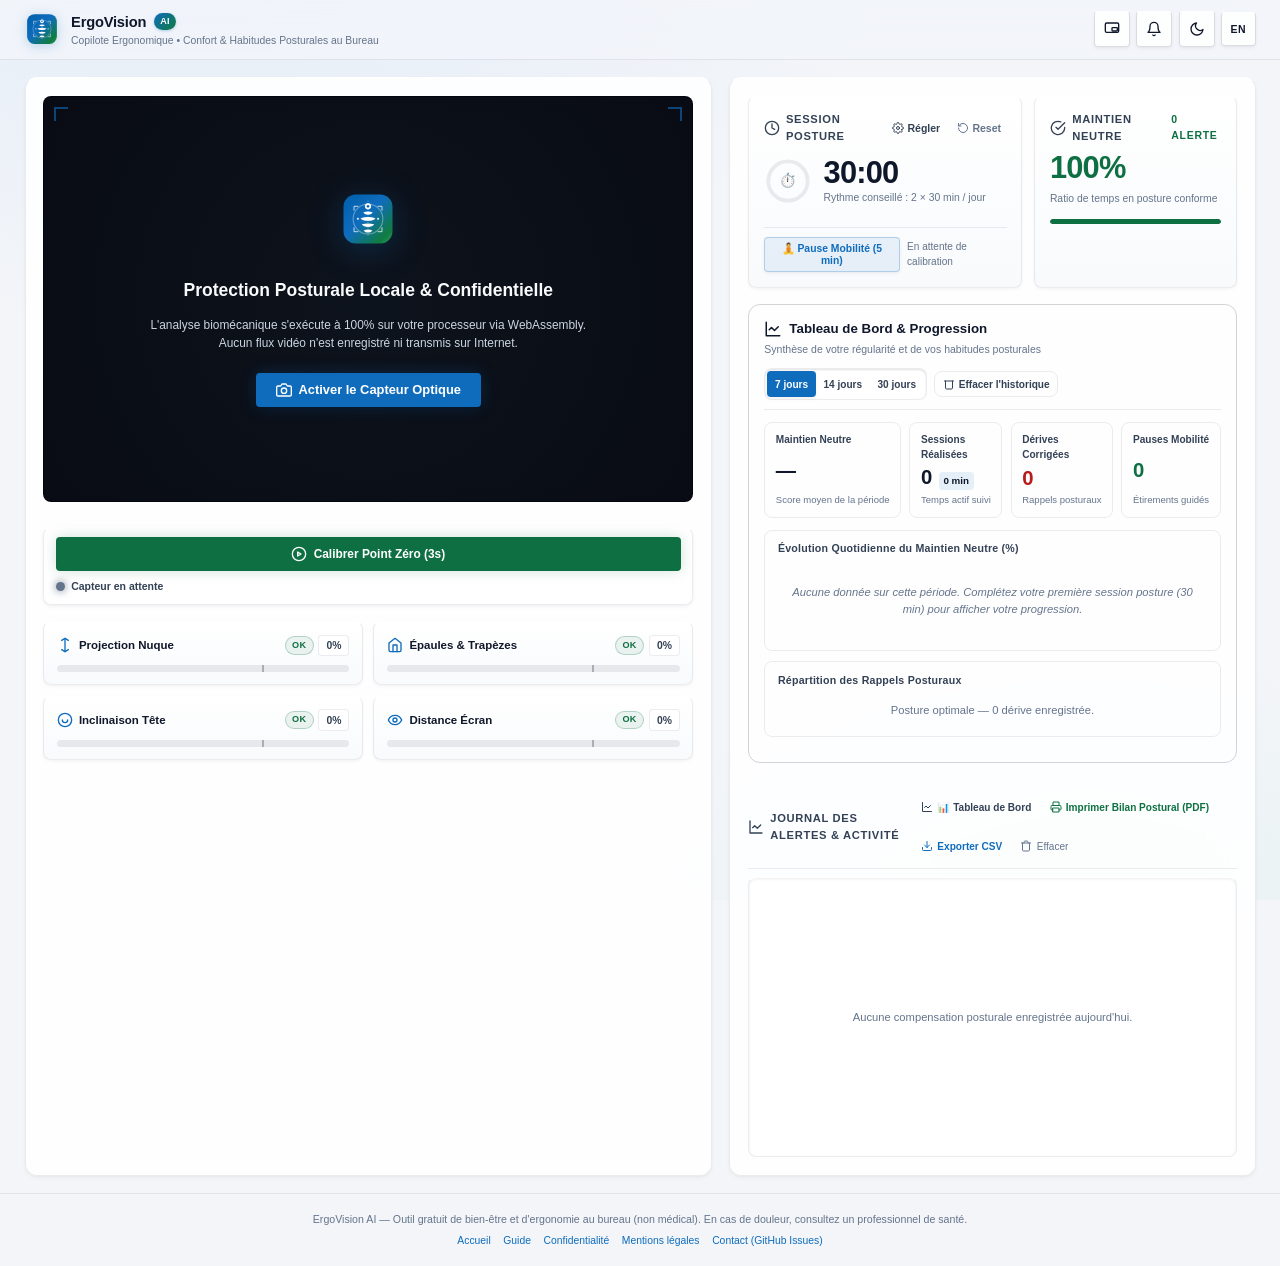
<file: 90_Code_Source/index.html>
<!DOCTYPE html>
<html lang="fr" data-theme="light">
<head>
  <meta charset="UTF-8">
  <meta name="viewport" content="width=device-width, initial-scale=1.0">
  <title>ErgoVision AI — Studio Biomécanique & Gardien Postural</title>
  
  <!-- MediaPipe Pose & Camera Utilities (100% Local / Zero CDN) -->
  <script src="./vendor/mediapipe/camera_utils.js"></script>
  <script src="./vendor/mediapipe/drawing_utils.js"></script>
  <script src="./vendor/mediapipe/pose.js"></script>

  <!-- Modular Styles -->
  <link rel="stylesheet" href="./css/tokens.css">
  <link rel="stylesheet" href="./css/style.css">
</head>
<body>

  <!-- BARRE DE NAVIGATION SUPERIEURE (TOPBAR EPUREE) -->
  <header class="topbar" role="banner">
    <div class="brand">
      <div class="brand-logo-container" aria-hidden="true">
        <svg class="brand-logo-icon" viewBox="0 0 128 128" width="34" height="34">
          <defs>
            <linearGradient id="brandLogoGrad" x1="0%" y1="0%" x2="100%" y2="100%">
              <stop offset="0%" stop-color="#0060ab"/>
              <stop offset="45%" stop-color="#0f6cbd"/>
              <stop offset="85%" stop-color="#107c41"/>
              <stop offset="100%" stop-color="#2d9d5f"/>
            </linearGradient>
          </defs>
          <rect x="8" y="8" width="112" height="112" rx="28" fill="url(#brandLogoGrad)"/>
          <circle cx="64" cy="64" r="34" fill="none" stroke="#ffffff" stroke-width="2.5" stroke-opacity="0.35"/>
          <line x1="64" y1="22" x2="64" y2="106" stroke="#ffffff" stroke-width="1.8" stroke-opacity="0.35" stroke-dasharray="3 3"/>
          <circle cx="64" cy="35" r="7" fill="#ffffff"/>
          <circle cx="64" cy="35" r="3" fill="#0f6cbd"/>
          <path d="M 53 49 Q 64 45 75 49 Q 71 54 64 54 Q 57 54 53 49 Z" fill="#ffffff"/>
          <path d="M 47 62 Q 64 57 81 62 Q 77 68 64 68 Q 51 68 47 62 Z" fill="#ffffff"/>
          <circle cx="41" cy="63.5" r="2.5" fill="#ffffff" fill-opacity="0.85"/>
          <circle cx="87" cy="63.5" r="2.5" fill="#ffffff" fill-opacity="0.85"/>
          <path d="M 50 76 Q 64 72 78 76 Q 74 82 64 82 Q 54 82 50 76 Z" fill="#ffffff"/>
          <path d="M 54 90 Q 64 86 74 90 Q 71 95 64 95 Q 57 95 54 90 Z" fill="#ffffff"/>
          <path d="M 32 44 L 32 35 L 41 35" stroke="#ffffff" stroke-width="2" stroke-linecap="round" fill="none" stroke-opacity="0.85"/>
          <path d="M 96 44 L 96 35 L 87 35" stroke="#ffffff" stroke-width="2" stroke-linecap="round" fill="none" stroke-opacity="0.85"/>
          <path d="M 32 84 L 32 93 L 41 93" stroke="#ffffff" stroke-width="2" stroke-linecap="round" fill="none" stroke-opacity="0.85"/>
          <path d="M 96 84 L 96 93 L 87 93" stroke="#ffffff" stroke-width="2" stroke-linecap="round" fill="none" stroke-opacity="0.85"/>
        </svg>
      </div>
      <div>
        <div class="brand-title">ErgoVision <span class="brand-ai-chip">AI</span></div>
        <div class="brand-sub" data-i18n="brand_sub">Copilote Ergonomique • Confort &amp; Habitudes Posturales au Bureau</div>
      </div>
    </div>

    <!-- Actions Rapides Épurées (1 Seule Ligne) -->
    <div class="quick-actions" role="toolbar" aria-label="Actions rapides">
      <button id="btnPiP" class="btn-action btn-icon-only" title="Miniature Toujours au Premier Plan" aria-label="Ouvrir la miniature Always-On-Top">
        <svg class="icon" viewBox="0 0 24 24"><rect width="20" height="14" x="2" y="3" rx="2"/><rect width="8" height="5" x="12" y="10" rx="1"/></svg>
      </button>

      <!-- Bouton Agrandir / Ré-ancrer (visible uniquement en mode mini-fenêtre pop-out) -->
      <button id="btnExpandPopout" class="btn-action btn-icon-only" style="display:none;" title="Agrandir en grand écran" aria-label="Agrandir en grand écran">
        <svg class="icon" viewBox="0 0 24 24"><polyline points="15 3 21 3 21 9"/><polyline points="9 21 3 21 3 15"/><line x1="21" y1="3" x2="14" y2="10"/><line x1="3" y1="21" x2="10" y2="14"/></svg>
      </button>

      <!-- Menu Déroulant Popover Notifs & Audio -->
      <div class="popover-wrapper" style="position:relative;">
        <button id="btnNotifMenu" class="btn-action btn-icon-only" title="Paramètres audio et notifications" aria-label="Ouvrir le menu audio et notifications" aria-expanded="false">
          <svg id="iconNotifsBell" class="icon" viewBox="0 0 24 24"><path d="M6 8a6 6 0 0 1 12 0c0 7 3 9 3 9H3s3-2 3-9"/><path d="M10.3 21a1.94 1.94 0 0 0 3.4 0"/></svg>
        </button>
        <div id="notifsDropdown" class="notifs-dropdown" style="display:none;" role="region" aria-label="Paramètres audio et notifications">
          <div class="notifs-dropdown-title" data-i18n="title_alerts_signals">Alertes &amp; Signaux</div>
          
          <div class="notifs-row">
            <label style="display:flex; justify-content:space-between; align-items:center; width:100%; cursor:pointer;">
              <span style="font-weight:600; font-size:0.8rem;" data-i18n="label_audio_signal">Signal Audio</span>
              <input type="checkbox" id="chkAudioToggle" checked>
            </label>
          </div>

          <div class="notifs-row" id="rowAudioVolume">
            <div style="display:flex; justify-content:space-between; font-size:0.75rem; margin-bottom:0.25rem;">
              <span data-i18n="label_volume">Volume</span>
              <span id="labelDropdownVol">15%</span>
            </div>
            <input type="range" id="rangeDropdownVol" min="0" max="100" step="5" value="15" style="width:100%;">
          </div>

          <div class="notifs-row">
            <label style="display:flex; justify-content:space-between; align-items:center; width:100%; cursor:pointer;">
              <span style="font-weight:600; font-size:0.8rem;" data-i18n="label_os_notifications">Notifications OS</span>
              <input type="checkbox" id="chkNotifToggle">
            </label>
          </div>
        </div>
      </div>

      <button id="btnTheme" class="btn-action btn-theme-toggle" title="Basculer entre Mode Sombre et Mode Clair" aria-label="Basculer le thème">
        <svg id="iconTheme" class="icon" viewBox="0 0 24 24"><path d="M21 12.79A9 9 0 1 1 11.21 3 7 7 0 0 0 21 12.79z"/></svg>
      </button>

      <button id="btnToggleLang" class="btn-action btn-lang-toggle" title="Changer de langue / Switch language" aria-label="Changer la langue de l'application">
        <span id="labelLang">EN</span>
      </button>
    </div>
  </header>

  <!-- CONTENU PRINCIPAL EN GRILLE BENTO -->
  <main class="bento-grid" role="main">

    <!-- COLONNE GAUCHE : FLUX VIDEO, CALIBRATION & JAUGES BIOMÉCANIQUES -->
    <section class="panel" aria-label="Flux vidéo et analyse biomécanique">
      <!-- BANDEAU PAUSE OCULAIRE 20-20-20 -->
      <div id="eyeRestBanner" class="eye-rest-banner" style="display:none;" role="alert" aria-live="polite">
        <div class="eye-rest-content">
          <svg class="icon eye-rest-icon" viewBox="0 0 24 24" fill="none" stroke="currentColor" stroke-width="2"><path d="M2 12s3-7 10-7 10 7 10 7-3 7-10 7-10-7-10-7Z"/><circle cx="12" cy="12" r="3"/></svg>
          <div>
            <div style="font-weight:700; font-size:0.85rem;" id="eyeRestTitle">Pause Oculaire 20-20-20</div>
            <div style="font-size:0.74rem; color:var(--fluent-fg-secondary);" id="eyeRestDesc">Fixez un point à 6m pour détendre vos yeux</div>
          </div>
        </div>
        <div style="display:flex; align-items:center; gap:0.6rem;">
          <span id="eyeRestDigits" class="mono-big" style="font-size:1.3rem; color:var(--status-success);">20s</span>
          <button type="button" class="btn-action" id="btnSkipEyeRest" style="font-size:0.72rem; padding:0.25rem 0.5rem;">
            <span>Passer</span>
          </button>
        </div>
      </div>

      <!-- VIEWPORT VIDEO (100% DEGAGE) -->
      <div class="viewport" aria-label="Moniteur vidéo de posture">
        <!-- Écran d'accueil de la caméra -->
        <div id="cameraPlaceholder" class="camera-placeholder">
          <div class="camera-hero-logo" aria-hidden="true">
            <svg viewBox="0 0 128 128" width="56" height="56">
              <defs>
                <linearGradient id="heroLogoGrad" x1="0%" y1="0%" x2="100%" y2="100%">
                  <stop offset="0%" stop-color="#0060ab"/>
                  <stop offset="45%" stop-color="#0f6cbd"/>
                  <stop offset="85%" stop-color="#107c41"/>
                  <stop offset="100%" stop-color="#2d9d5f"/>
                </linearGradient>
              </defs>
              <rect x="8" y="8" width="112" height="112" rx="28" fill="url(#heroLogoGrad)"/>
              <circle cx="64" cy="64" r="34" fill="none" stroke="#ffffff" stroke-width="2.5" stroke-opacity="0.35"/>
              <line x1="64" y1="22" x2="64" y2="106" stroke="#ffffff" stroke-width="1.8" stroke-opacity="0.35" stroke-dasharray="3 3"/>
              <circle cx="64" cy="35" r="7" fill="#ffffff"/>
              <circle cx="64" cy="35" r="3" fill="#0f6cbd"/>
              <path d="M 53 49 Q 64 45 75 49 Q 71 54 64 54 Q 57 54 53 49 Z" fill="#ffffff"/>
              <path d="M 47 62 Q 64 57 81 62 Q 77 68 64 68 Q 51 68 47 62 Z" fill="#ffffff"/>
              <circle cx="41" cy="63.5" r="2.5" fill="#ffffff" fill-opacity="0.85"/>
              <circle cx="87" cy="63.5" r="2.5" fill="#ffffff" fill-opacity="0.85"/>
              <path d="M 50 76 Q 64 72 78 76 Q 74 82 64 82 Q 54 82 50 76 Z" fill="#ffffff"/>
              <path d="M 54 90 Q 64 86 74 90 Q 71 95 64 95 Q 57 95 54 90 Z" fill="#ffffff"/>
              <path d="M 32 44 L 32 35 L 41 35" stroke="#ffffff" stroke-width="2" stroke-linecap="round" fill="none" stroke-opacity="0.85"/>
              <path d="M 96 44 L 96 35 L 87 35" stroke="#ffffff" stroke-width="2" stroke-linecap="round" fill="none" stroke-opacity="0.85"/>
              <path d="M 32 84 L 32 93 L 41 93" stroke="#ffffff" stroke-width="2" stroke-linecap="round" fill="none" stroke-opacity="0.85"/>
              <path d="M 96 84 L 96 93 L 87 93" stroke="#ffffff" stroke-width="2" stroke-linecap="round" fill="none" stroke-opacity="0.85"/>
            </svg>
          </div>
          <h2 style="font-size: 1.25rem; font-weight: 700; color: var(--fluent-fg-primary);">Protection Posturale Locale &amp; Confidentielle</h2>
          <p style="font-size: 0.85rem; color: var(--fluent-fg-secondary); max-width: 440px; line-height: 1.5;">
            L'analyse biomécanique s'exécute à 100% sur votre processeur via WebAssembly. Aucun flux vidéo n'est enregistré ni transmis sur Internet.
          </p>
          <div style="display:flex; gap:0.6rem; align-items:center; margin-top:0.5rem; flex-wrap:wrap; justify-content:center;">
            <button id="btnStartCamera" class="cta-button">
              <svg class="icon" viewBox="0 0 24 24"><path d="M23 19a2 2 0 0 1-2 2H3a2 2 0 0 1-2-2V8a2 2 0 0 1 2-2h4l2-3h6l2 3h4a2 2 0 0 1 2 2z"/><circle cx="12" cy="13" r="4"/></svg>
              <span>Activer le Capteur Optique</span>
            </button>
          </div>
        </div>

        <!-- Carte de veille active quand la Mini-Fenêtre Popout est ouverte -->
        <div id="popoutActiveCard" class="popout-active-card" style="display:none;" role="region" aria-label="Mini-fenêtre active">
          <div class="popout-hero-badge" aria-hidden="true">
            <svg class="icon" style="width:32px; height:32px; color:var(--brand-primary);" viewBox="0 0 24 24"><rect width="20" height="14" x="2" y="3" rx="2"/><rect width="8" height="5" x="12" y="10" rx="1"/></svg>
          </div>
          <h2 id="popoutActiveTitle" style="font-size: 1.15rem; font-weight: 700; color: var(--fluent-fg-primary); margin: 0.6rem 0 0.25rem;">ErgoVision est actif dans votre mini-fenêtre</h2>
          <p id="popoutActiveDesc" style="font-size: 0.85rem; color: var(--fluent-fg-secondary); max-width: 440px; line-height: 1.5; margin: 0 auto 1.25rem;">
            Vous pouvez replier ou fermer ce panneau latéral en toute tranquillité pour libérer votre écran. Votre posture reste protégée.
          </p>
          <button id="btnReclaimPopout" class="cta-button" style="font-size:0.85rem; padding: 0.55rem 1.2rem;">
            <svg class="icon" viewBox="0 0 24 24"><polyline points="9 14 4 9 9 4"/><path d="M20 20v-7a4 4 0 0 0-4-4H4"/></svg>
            <span id="labelReclaimPopout">↩️ Rapatrier dans ce panneau</span>
          </button>
        </div>

        <!-- Badge Télémétrie Live -->
        <div id="videoTelemetryBadge" class="video-telemetry-badge" style="display:none;" aria-hidden="true">
          <span class="telemetry-dot"></span>
          <span>LIVE • 30 FPS • MediaPipe Wasm</span>
        </div>

        <!-- Décompte de calibration 3-2-1 -->
        <div id="countdownOverlay" class="countdown-overlay" aria-live="assertive">
          <div style="font-size: 0.95rem; color: #ffffff; margin-bottom: 0.5rem;">
            Placez-vous face à l'écran, nuque allongée et épaules relâchées...
          </div>
          <div id="countdownNum" class="countdown-number">3</div>
        </div>

        <!-- Éléments vidéo & canvas de rendu -->
        <video id="input_video" playsinline></video>
        <canvas id="output_canvas" width="640" height="400"></canvas>
        <video id="pip_video" muted playsinline aria-hidden="true"></video>
      </div>

      <!-- BARRE DE CONTRÔLES EXTERNE (HORS CADRE VIDÉO) -->
      <div class="camera-controls-bar">
        <div class="camera-actions-row">
          <button id="btnCalibrate" class="btn-action btn-calibrate">
            <svg class="icon" viewBox="0 0 24 24"><circle cx="12" cy="12" r="10"/><path d="m10 15 5-3-5-3v6Z"/></svg>
            <span>Calibrer Point Zéro (3s)</span>
          </button>
          <button id="btnStopCam" class="btn-action btn-stop" style="display:none;">
            <svg class="icon" viewBox="0 0 24 24"><rect width="14" height="14" x="5" y="5" rx="2"/></svg>
            <span>Arrêter</span>
          </button>
        </div>
        <div class="camera-info-row">
          <div class="status-pill" role="status" aria-live="polite">
            <span id="statusDot" class="status-dot"></span>
            <span id="statusText">Capteur en attente</span>
          </div>
          <select id="cameraSelect" class="input-select camera-select-discreet" style="display:none;" aria-label="Sélectionner la caméra">
          </select>
        </div>
      </div>

      <!-- 4 JAUGES BIOMÉCANIQUES COMPACTES (SANS SURCHARGE) -->
      <div class="gauges-grid" role="region" aria-label="Indicateurs de dérives posturales">
        <div id="cardNeck" class="gauge-card" title="Prévient l'affaissement cervical (« Text-Neck ») et la surcharge cervicale.">
          <div class="gauge-header">
            <div class="gauge-title-box">
              <svg class="icon" style="color:var(--fluent-brand);" viewBox="0 0 24 24"><path d="M12 2v20"/><path d="m17 5-5-3-5 3"/><path d="m17 19-5 3-5-3"/></svg>
              <span>Projection Nuque</span>
            </div>
            <div class="gauge-metrics-box">
              <span id="pillNeck" class="gauge-deviation-pill pill-ok">OK</span>
              <span id="badgeNeck" class="gauge-badge">0%</span>
            </div>
          </div>
          <div class="gauge-track"><div id="fillNeck" class="gauge-fill"></div></div>
        </div>

        <div id="cardShoulder" class="gauge-card" title="Surveille l'élévation anormale des épaules et les asymétries posturales.">
          <div class="gauge-header">
            <div class="gauge-title-box">
              <svg class="icon" style="color:var(--fluent-brand);" viewBox="0 0 24 24"><path d="m3 9 9-7 9 7v11a2 2 0 0 1-2 2H5a2 2 0 0 1-2-2z"/><polyline points="9 22 9 12 15 12 15 22"/></svg>
              <span>Épaules &amp; Trapèzes</span>
            </div>
            <div class="gauge-metrics-box">
              <span id="pillShoulder" class="gauge-deviation-pill pill-ok">OK</span>
              <span id="badgeShoulder" class="gauge-badge">0%</span>
            </div>
          </div>
          <div class="gauge-track"><div id="fillShoulder" class="gauge-fill"></div></div>
        </div>

        <div id="cardTilt" class="gauge-card" title="Détecte l'inclinaison latérale prolongée et les tensions asymétriques.">
          <div class="gauge-header">
            <div class="gauge-title-box">
              <svg class="icon" style="color:var(--fluent-brand);" viewBox="0 0 24 24"><circle cx="12" cy="12" r="10"/><path d="M16 12a4 4 0 0 1-8 0"/></svg>
              <span id="titleGaugeTilt">Inclinaison Tête</span>
            </div>
            <div class="gauge-metrics-box">
              <span id="pillTilt" class="gauge-deviation-pill pill-ok">OK</span>
              <span id="badgeTilt" class="gauge-badge">0%</span>
            </div>
          </div>
          <div class="gauge-track"><div id="fillTilt" class="gauge-fill"></div></div>
        </div>

        <div id="cardDistance" class="gauge-card" title="Prévient le rapprochement excessif (&lt;50cm) et la fatigue oculaire.">
          <div class="gauge-header">
            <div class="gauge-title-box">
              <svg class="icon" style="color:var(--fluent-brand);" viewBox="0 0 24 24"><path d="M2 12s3-7 10-7 10 7 10 7-3 7-10 7-10-7-10-7Z"/><circle cx="12" cy="12" r="3"/></svg>
              <span id="titleGaugeDistance">Distance Écran</span>
            </div>
            <div class="gauge-metrics-box">
              <span id="pillDistance" class="gauge-deviation-pill pill-ok">OK</span>
              <span id="badgeDistance" class="gauge-badge">0%</span>
            </div>
          </div>
          <div class="gauge-track"><div id="fillDistance" class="gauge-fill"></div></div>
        </div>
      </div>
    </section>

    <!-- COLONNE DROITE : SESSION POSTURE, SCORE & BILAN -->
    <section class="panel" aria-label="Session posture et télémétrie">
      <!-- Session Posture & Maintien Neutre -->
      <div class="widget-row">
        <div id="pacingWidget" class="widget-box">
          <div class="section-title" style="border:none; padding:0;">
            <div class="section-title-left">
              <svg class="icon" viewBox="0 0 24 24"><circle cx="12" cy="12" r="10"/><polyline points="12 6 12 12 16 14"/></svg>
              <span id="timerTitle" data-i18n="title_session">Session Posture</span>
            </div>
            <div style="display:flex; align-items:center; gap:0.4rem;">
              <button type="button" id="btnPacingSettings" style="background:none; border:none; cursor:pointer; color:var(--fluent-fg-secondary); font-size:0.75rem; font-weight:600; display:inline-flex; align-items:center; gap:0.25rem; min-height:32px; padding:0.25rem 0.4rem;" title="Régler la durée de la session">
                <svg class="icon" style="width:12px; height:12px;" viewBox="0 0 24 24"><circle cx="12" cy="12" r="3"/><path d="M19.4 15a1.65 1.65 0 0 0 .33 1.82l.06.06a2 2 0 1 1-2.83 2.83l-.06-.06a1.65 1.65 0 0 0-1.82-.33 1.65 1.65 0 0 0-1 1.51V21a2 2 0 0 1-4 0v-.09A1.65 1.65 0 0 0 9 19.4a1.65 1.65 0 0 0-1.82.33l-.06.06a2 2 0 1 1-2.83-2.83l.06-.06a1.65 1.65 0 0 0 .33-1.82 1.65 1.65 0 0 0-1.51-1H3a2 2 0 0 1 0-4h.09A1.65 1.65 0 0 0 4.6 9a1.65 1.65 0 0 0-.33-1.82l-.06-.06a2 2 0 1 1 2.83-2.83l.06.06a1.65 1.65 0 0 0 1.82.33H9a1.65 1.65 0 0 0 1-1.51V3a2 2 0 0 1 4 0v.09a1.65 1.65 0 0 0 1 1.51 1.65 1.65 0 0 0 1.82-.33l.06-.06a2 2 0 1 1 2.83 2.83l-.06.06a1.65 1.65 0 0 0-.33 1.82V9a1.65 1.65 0 0 0 1.51 1H21a2 2 0 0 1 0 4h-.09a1.65 1.65 0 0 0-1.51 1z"/></svg>
                <span>Régler</span>
              </button>
              <button type="button" id="btnResetTimer" style="background:none; border:none; cursor:pointer; color:var(--fluent-fg-muted); font-size:0.75rem; font-weight:600; display:inline-flex; align-items:center; gap:0.25rem; min-height:32px; padding:0.25rem 0.4rem;" title="Réinitialiser la session">
                <svg class="icon" style="width:12px; height:12px;" viewBox="0 0 24 24"><path d="M3 12a9 9 0 1 0 9-9 9.75 9.75 0 0 0-6.74 2.74L3 8"/><path d="M3 3v5h5"/></svg>
                <span>Reset</span>
              </button>
            </div>
          </div>
          
          <div class="session-timer-display">
            <div class="session-ring-box" aria-hidden="true">
              <svg class="session-ring" viewBox="0 0 44 44">
                <circle class="session-ring-bg" cx="22" cy="22" r="18" />
                <circle id="sessionRingFill" class="session-ring-fill" cx="22" cy="22" r="18" />
              </svg>
              <span class="session-ring-icon">⏱️</span>
            </div>
            <div class="session-digits-box">
              <div id="timerDigits" class="mono-big">30:00</div>
              <div id="timerSub" class="widget-sub" data-i18n="sub_session_target">Session ciblée conseillée : 2 × 30 min / jour</div>
            </div>
          </div>
          
          <div style="margin-top:0.75rem; display:flex; gap:0.5rem; justify-content:space-between; align-items:center; border-top:1px solid var(--fluent-stroke-subtle); padding-top:0.6rem;">
            <button type="button" id="btnOpenKineRoutine" class="btn-action" style="font-size:0.74rem; padding:0.35rem 0.7rem; border-color:var(--fluent-brand-border); background:var(--fluent-brand-tint); color:var(--fluent-brand); font-weight:600;">
              <span id="labelKineRoutine" data-i18n="btn_kine_routine">🧘 Pause Mobilité (5 min)</span>
            </button>
            <span id="sessionStatusBadge" data-i18n="session_waiting_calib" style="font-size:0.72rem; color:var(--fluent-fg-muted);">En attente de calibration</span>
          </div>
        </div>

        <div class="widget-box">
          <div class="section-title" style="border:none; padding:0;">
            <div class="section-title-left">
              <svg class="icon" viewBox="0 0 24 24"><path d="M22 11.08V12a10 10 0 1 1-5.93-9.14"/><polyline points="22 4 12 14.01 9 11.01"/></svg>
              <span data-i18n="title_neutral">Maintien Neutre</span>
            </div>
            <span id="alertCounterBadge" style="color:var(--status-success); font-size:0.75rem; font-weight:600;">0 alerte</span>
          </div>
          <div id="scoreDigits" class="mono-big" style="color:var(--status-success);">100%</div>
          <div class="widget-sub" data-i18n="sub_neutral">Ratio de temps en posture conforme</div>
          <div class="score-mini-track" aria-hidden="true">
            <div id="scoreMiniFill" class="score-mini-fill" style="width: 100%;"></div>
          </div>
        </div>
      </div>


      <!-- PAUSE MOBILITÉ & ÉTIREMENTS • PAUSE ACTIVE (FLUENT UI 2) -->
      <div id="kineStudioContainer" style="display:none; margin-bottom:0.75rem;"></div>

      <!-- TABLEAU DE BORD & ANALYTICS LOCAUX (7 À 30 JOURS) -->
      <div id="analyticsDashboardContainer" style="display:block;"></div>

      <!-- Journal des Dérives Posturales -->
      <div style="display:flex; flex-direction:column; gap:0.6rem; flex:1;">
        <div class="section-title">
          <div class="section-title-left">
            <svg class="icon" viewBox="0 0 24 24"><path d="M3 3v18h18"/><path d="m19 9-5 5-4-4-3 3"/></svg>
            <span data-i18n="title_journal">Journal des Alertes</span>
          </div>
          <div style="display:flex; gap:0.5rem; align-items:center; flex-wrap:wrap;">
            <button type="button" id="btnToggleAnalytics" style="background:none; border:none; cursor:pointer; font-size:0.72rem; color:var(--brand-primary); font-weight:700; display:inline-flex; align-items:center; gap:0.3rem; min-height:32px; padding:0.25rem 0.4rem;" title="Afficher ou masquer le tableau de bord de progression">
              <svg class="icon" style="width:12px; height:12px;" viewBox="0 0 24 24"><path d="M3 3v18h18"/><path d="m19 9-5 5-4-4-3 3"/></svg>
              <span data-i18n="analytics_toggle_btn">📊 Tableau de Bord</span>
            </button>
            <button type="button" id="btnPrintKineReport" style="background:none; border:none; cursor:pointer; font-size:0.72rem; color:var(--status-success); font-weight:700; display:inline-flex; align-items:center; gap:0.3rem; min-height:32px; padding:0.25rem 0.4rem;" title="Imprimer ou enregistrer votre bilan postural en PDF">
              <svg class="icon" style="width:12px; height:12px;" viewBox="0 0 24 24"><polyline points="6 9 6 2 18 2 18 9"/><path d="M6 18H4a2 2 0 0 1-2-2v-5a2 2 0 0 1 2-2h16a2 2 0 0 1 2 2v5a2 2 0 0 1-2 2h-2"/><rect x="6" y="14" width="12" height="8"/></svg>
              <span data-i18n="btn_kine_report">Bilan Postural (PDF)</span>
            </button>
            <button type="button" id="btnExportCsv" style="background:none; border:none; cursor:pointer; font-size:0.72rem; color:var(--fluent-brand); font-weight:600; display:inline-flex; align-items:center; gap:0.3rem; min-height:32px; padding:0.25rem 0.4rem;">
              <svg class="icon" style="width:12px; height:12px;" viewBox="0 0 24 24"><path d="M21 15v4a2 2 0 0 1-2 2H5a2 2 0 0 1-2-2v-4"/><polyline points="7 10 12 15 17 10"/><line x1="12" y1="15" x2="12" y2="3"/></svg>
              <span>Exporter CSV</span>
            </button>
            <button type="button" id="btnClearLogs" style="background:none; border:none; cursor:pointer; font-size:0.72rem; color:var(--fluent-fg-muted); display:inline-flex; align-items:center; gap:0.3rem; min-height:32px; padding:0.25rem 0.4rem;">
              <svg class="icon" style="width:12px; height:12px;" viewBox="0 0 24 24"><path d="M3 6h18"/><path d="M19 6v14c0 1-1 2-2 2H7c-1 0-2-1-2-2V6"/><path d="M8 6V4c0-1 1-2 2-2h4c1 0 2 1 2 2v2"/></svg>
              <span>Effacer</span>
            </button>
          </div>
        </div>
        <div id="timelineLog" class="timeline" role="log" aria-live="polite">
          <div style="color:var(--fluent-fg-muted); font-size:0.8rem; text-align:center; margin:auto;">
            Aucune compensation posturale enregistrée.
          </div>
        </div>
      </div>
    </section>

  </main>

  <!-- MODAL DE CONFIGURATION DU CENTRE DE CONTRÔLE FLUENT UI 2 -->
  <dialog id="pacingModal" class="fluent-modal" aria-labelledby="modalPacingTitle">
    <div style="display:flex; justify-content:space-between; align-items:center; margin-bottom:1rem;">
      <h3 id="modalPacingTitle" style="margin:0; font-size:1.1rem; font-weight:700; color:var(--fluent-fg-primary); display:inline-flex; align-items:center; gap:0.5rem;">
        <svg class="icon" viewBox="0 0 24 24"><circle cx="12" cy="12" r="3"/><path d="M19.4 15a1.65 1.65 0 0 0 .33 1.82l.06.06a2 2 0 1 1-2.83 2.83l-.06-.06a1.65 1.65 0 0 0-1.82-.33 1.65 1.65 0 0 0-1 1.51V21a2 2 0 0 1-4 0v-.09A1.65 1.65 0 0 0 9 19.4a1.65 1.65 0 0 0-1.82.33l-.06.06a2 2 0 1 1-2.83-2.83l.06-.06a1.65 1.65 0 0 0 .33-1.82 1.65 1.65 0 0 0-1.51-1H3a2 2 0 0 1 0-4h.09A1.65 1.65 0 0 0 4.6 9a1.65 1.65 0 0 0-.33-1.82l-.06-.06a2 2 0 1 1 2.83-2.83l.06.06a1.65 1.65 0 0 0 1.82.33H9a1.65 1.65 0 0 0 1-1.51V3a2 2 0 0 1 4 0v.09a1.65 1.65 0 0 0 1 1.51 1.65 1.65 0 0 0 1.82-.33l.06-.06a2 2 0 1 1 2.83 2.83l-.06.06a1.65 1.65 0 0 0-.33 1.82V9a1.65 1.65 0 0 0 1.51 1H21a2 2 0 0 1 0 4h-.09a1.65 1.65 0 0 0-1.51 1z"/></svg>
        <span data-i18n="modal_title">Centre de Réglages Posturaux</span>
      </h3>
      <button type="button" id="btnClosePacingModal" style="background:none; border:none; cursor:pointer; color:var(--fluent-fg-muted); padding:0.25rem; border-radius:var(--radius-sm); min-height:32px; min-width:32px; display:inline-flex; align-items:center; justify-content:center;" aria-label="Fermer la boîte de dialogue">
        <svg class="icon" viewBox="0 0 24 24"><line x1="18" y1="6" x2="6" y2="18"/><line x1="6" y1="6" x2="18" y2="18"/></svg>
      </button>
    </div>

    <!-- Navigation par Onglets Fluent -->
    <div class="modal-tabs" role="tablist">
      <button type="button" id="tabBtnPacing" class="modal-tab-btn active" role="tab" aria-selected="true">
        <svg class="icon" viewBox="0 0 24 24"><circle cx="12" cy="12" r="10"/><polyline points="12 6 12 12 16 14"/></svg>
        <span data-i18n="tab_pacing">Rythme & Pacing</span>
      </button>
      <button type="button" id="tabBtnAudio" class="modal-tab-btn" role="tab" aria-selected="false">
        <svg class="icon" viewBox="0 0 24 24"><polygon points="11 5 6 9 2 9 2 15 6 15 11 19 11 5"/><path d="M15.54 8.46a5 5 0 0 1 0 7.07"/></svg>
        <span data-i18n="tab_audio">Alertes Audio</span>
      </button>
      <button type="button" id="tabBtnPrefs" class="modal-tab-btn" role="tab" aria-selected="false">
        <svg class="icon" viewBox="0 0 24 24"><circle cx="12" cy="12" r="10"/><line x1="2" y1="12" x2="22" y2="12"/><path d="M12 2a15.3 15.3 0 0 1 4 10 15.3 15.3 0 0 1-4 10 15.3 15.3 0 0 1-4-10 15.3 15.3 0 0 1 4-10z"/></svg>
        <span data-i18n="tab_prefs">Préférences & Langue</span>
      </button>
    </div>

    <form id="pacingForm" method="dialog">
      <!-- ONGLET 1 : SESSION DE RÉÉDUCATION -->
      <div id="tabPanePacing" class="modal-tab-pane active" role="tabpanel">
        <div style="font-size:0.75rem; color:var(--fluent-fg-muted); margin-bottom:0.75rem;">
          Durées de session recommandées par les professionnels :
        </div>
        <div class="presets-grid">
          <button type="button" id="presetKine20" class="btn-preset">
            <strong>Douceur • 20 min</strong>
            <span>Reprise &amp; fatigue cervicale</span>
          </button>
          <button type="button" id="presetKine30" class="btn-preset active">
            <strong>Kiné • 30 min</strong>
            <span>Recommandé (2 sessions / jour)</span>
          </button>
          <button type="button" id="presetKine45" class="btn-preset">
            <strong>Endurance • 45 min</strong>
            <span>Stabilité posturale confirmée</span>
          </button>
        </div>

        <div class="form-group">
          <label class="form-label" for="inputSessionMinutes">
            <span>Durée de la Session de Rééducation</span>
            <span class="form-label-hint" id="hintSessionVal">30 min</span>
          </label>
          <div class="slider-row">
            <input type="range" id="rangeSessionMinutes" min="10" max="60" step="5" value="30" aria-label="Curseur durée session rééducation">
            <input type="number" id="inputSessionMinutes" class="form-input" style="width:75px;" min="10" max="60" step="5" value="30" required>
          </div>
        </div>

        <div style="background:var(--fluent-bg-card); padding:0.75rem; border-radius:var(--radius-sm); border:1px solid var(--fluent-stroke-subtle); margin-top:0.75rem;">
          <div style="font-size:0.73rem; color:var(--fluent-fg-secondary); line-height:1.45;">
            💡 <em>Le saviez-vous ?</em> Un guidage postural continu &gt; 1h fatigue les muscles stabilisateurs et raidit la nuque. Deux courtes sessions de 30 min par jour suffisent à rééduquer la proprioception sans risque de surmenage.
          </div>
        </div>
      </div>

      <!-- ONGLET 2 : ALERTES AUDIO -->
      <div id="tabPaneAudio" class="modal-tab-pane" role="tabpanel">
        <div class="form-group">
          <label class="form-label">
            <span data-i18n="label_audio_mode">Comportement de l'Alerte Posturale</span>
            <span class="form-label-hint" data-i18n="hint_audio_mode">Jusqu'au retour neutre</span>
          </label>
          <div style="display:flex; flex-direction:column; gap:0.5rem; margin-top:0.35rem;">
            <label style="display:flex; align-items:center; gap:0.5rem; font-size:0.8rem; cursor:pointer;">
              <input type="radio" name="audioMode" id="audioModePulse" value="pulse" checked>
              <div>
                <strong data-i18n="audio_mode_pulse">Pulse cadencé doux (Recommandé)</strong>
                <div style="font-size:0.72rem; color:var(--fluent-fg-muted);" data-i18n="audio_mode_pulse_desc">Bip discret répété toutes les 1.2s tant que la posture n'est pas corrigée.</div>
              </div>
            </label>
            <label style="display:flex; align-items:center; gap:0.5rem; font-size:0.8rem; cursor:pointer;">
              <input type="radio" name="audioMode" id="audioModeContinuous" value="continuous">
              <div>
                <strong data-i18n="audio_mode_continuous">Tonalité continue douce</strong>
                <div style="font-size:0.72rem; color:var(--fluent-fg-muted);" data-i18n="audio_mode_continuous_desc">Bourdonnement sinusoïdal ininterrompu jusqu'au redressement.</div>
              </div>
            </label>
          </div>
        </div>

        <div class="form-group">
          <label class="form-label" for="rangeAudioVolume">
            <span data-i18n="label_audio_volume">Volume Sonore</span>
            <span class="slider-val-box" id="valAudioVolume">15%</span>
          </label>
          <div class="slider-row">
            <svg class="icon" style="width:16px; height:16px; color:var(--fluent-fg-muted);" viewBox="0 0 24 24"><polygon points="11 5 6 9 2 9 2 15 6 15 11 19 11 5"/></svg>
            <input type="range" id="rangeAudioVolume" min="0" max="100" step="5" value="15" aria-label="Curseur volume sonore">
            <svg class="icon" style="width:16px; height:16px; color:var(--fluent-brand);" viewBox="0 0 24 24"><polygon points="11 5 6 9 2 9 2 15 6 15 11 19 11 5"/><path d="M19.07 4.93a10 10 0 0 1 0 14.14"/></svg>
          </div>
        </div>

        <div class="form-group">
          <label class="form-label" for="selectAlertDelay">
            <span data-i18n="label_alert_delay">Délai avant déclenchement d'alerte</span>
            <span class="form-label-hint" data-i18n="hint_alert_delay">Filtre anti-fausse alerte</span>
          </label>
          <select id="selectAlertDelay" class="input-select" style="width:100%;">
            <option value="1.5">1.5 seconde (Sensibilité élevée)</option>
            <option value="2.5" selected>2.5 secondes (Équilibré standard)</option>
            <option value="3.5">3.5 secondes (Tolérance aux mouvements naturels)</option>
          </select>
        </div>

        <div style="display:flex; gap:0.5rem; margin-top:1rem; flex-wrap:wrap;">
          <button type="button" id="btnTestAudioAlert" class="btn-action" style="font-size:0.75rem; min-height:32px;">
            <svg class="icon" style="width:12px; height:12px;" viewBox="0 0 24 24"><polygon points="5 3 19 12 5 21 5 3"/></svg>
            <span data-i18n="btn_test_alert">Tester alerte posturale</span>
          </button>
          <button type="button" id="btnTestCycleChime" class="btn-action" style="font-size:0.75rem; min-height:32px;">
            <svg class="icon" style="width:12px; height:12px;" viewBox="0 0 24 24"><path d="M18 8A6 6 0 0 0 6 8c0 7-3 9-3 9h18s-3-2-3-9"/><path d="M13.73 21a2 2 0 0 1-3.46 0"/></svg>
            <span data-i18n="btn_test_chime">Tester carillon fin de cycle</span>
          </button>
        </div>
      </div>

      <!-- ONGLET 3 : PRÉFÉRENCES & LANGUE -->
      <div id="tabPanePrefs" class="modal-tab-pane" role="tabpanel">
        <div class="form-group">
          <label class="form-label" for="selectModalLanguage">
            <span data-i18n="label_lang_choice">Langue de l'Interface</span>
            <span class="form-label-hint">Interface language</span>
          </label>
          <select id="selectModalLanguage" class="input-select" style="width:100%;">
            <option value="fr">🇫🇷 Français (French)</option>
            <option value="en">🇬🇧 English (Anglais)</option>
          </select>
        </div>

        <div class="form-group">
          <label class="form-label" for="selectModalSensitivity">
            <span data-i18n="label_sensitivity_choice">Sensibilité Biomécanique</span>
            <span class="form-label-hint" data-i18n="hint_sensitivity">Tolérance angulaire</span>
          </label>
          <select id="selectModalSensitivity" class="input-select" style="width:100%;">
            <option value="1.25">Tolérance : Souple (Fin de journée)</option>
            <option value="1.0" selected>Tolérance : Standard</option>
            <option value="0.8">Tolérance : Stricte (Protection max)</option>
          </select>
        </div>

        <div style="background:var(--fluent-bg-card); padding:0.75rem; border-radius:var(--radius-sm); border:1px solid var(--fluent-stroke-subtle); margin-top:1rem;">
          <div style="font-weight:600; font-size:0.8rem; color:var(--fluent-fg-primary); margin-bottom:0.25rem;" data-i18n="privacy_guarantee">
            🔒 Confidentialité & Exécution Locale
          </div>
          <div style="font-size:0.72rem; color:var(--fluent-fg-muted); line-height:1.4;" data-i18n="privacy_desc">
            Le modèle de pose MediaPipe s'exécute à 100% dans votre navigateur via WebAssembly. Vos données de posture et d'activité sont conservées uniquement sur cet appareil.
          </div>
        </div>
      </div>

      <div style="display:flex; justify-content:space-between; align-items:center; margin-top:1.5rem; padding-top:0.75rem; border-top:1px solid var(--fluent-stroke-subtle);">
        <button type="button" id="btnResetDefaults" class="btn-action" style="font-size:0.75rem; color:var(--fluent-fg-muted); min-height:32px;" data-i18n="btn_defaults">
          Valeurs par défaut
        </button>
        <div style="display:flex; gap:0.6rem;">
          <button type="button" id="btnCancelPacingModal" class="btn-action" style="min-height:32px;" data-i18n="btn_cancel">Annuler</button>
          <button type="submit" id="btnSavePacingModal" class="btn-action btn-primary" style="min-height:32px;" data-i18n="btn_save">Enregistrer</button>
        </div>
      </div>
    </form>
  </dialog>

  <footer role="contentinfo" style="display:flex; flex-direction:column; align-items:center; gap:0.35rem;">
    <span id="footerText" data-i18n="footer_text">ErgoVision AI — Outil gratuit de bien-être et d'ergonomie au bureau (non médical). En cas de douleur, consultez un professionnel de santé.</span>
    <nav aria-label="Liens utiles et informations légales" style="display:flex; gap:0.9rem; flex-wrap:wrap; justify-content:center; font-size:0.74rem;">
      <a href="./index.html" style="color:var(--fluent-brand); text-decoration:none;">Accueil</a>
      <a href="./guide.html" style="color:var(--fluent-brand); text-decoration:none;">Guide</a>
      <a href="./privacy.html" style="color:var(--fluent-brand); text-decoration:none;">Confidentialité</a>
      <a href="./legal.html" style="color:var(--fluent-brand); text-decoration:none;">Mentions légales</a>
      <a href="https://github.com/DarkPoussinOf666/ergovision/issues" target="_blank" rel="noopener noreferrer" style="color:var(--fluent-brand); text-decoration:none;">Contact (GitHub Issues)</a>
    </nav>
  </footer>

  <!-- SCRIPT LOGIQUE & MOTEUR BIOMÉCANIQUE -->
  <!-- Modular ES6 Application Bootstrap -->
  <script type="module" src="./src/app.js"></script>
</body>
</html>
</file>
<file: 90_Code_Source/css/tokens.css>
/**
 * ErgoVision AI — Fluent UI 2 Design Tokens (CSS Custom Properties)
 * Standard: Fluent UI 2 Web Specification / DTCG Aligned
 * Accessibility: WCAG 2.1 Level AA Verified (Contrast >= 4.5:1 text, >= 3.0:1 UI)
 */

:root, [data-theme="light"] {
  /* ==========================================================================
     1. COLOR SYSTEM (LIGHT THEME)
     ========================================================================== */

  /* Neutral Surfaces (Canvas & Layering) */
  --fluent-color-neutral-background-1: #ffffff; /* Primary page canvas */
  --fluent-color-neutral-background-2: #fafafa; /* Side panels / Secondary */
  --fluent-color-neutral-background-3: #f5f5f5; /* Cards / Nested containers */
  --fluent-color-neutral-background-4: #f0f0f0; /* Deepest nested layer */
  --fluent-color-neutral-background-inverted: #242424; /* Tooltips / Dark overlays */
  
  --fluent-color-subtle-background: transparent;
  --fluent-color-subtle-background-hover: #f5f5f5;
  --fluent-color-subtle-background-pressed: #e0e0e0;
  --fluent-color-subtle-background-selected: #ebebeb;

  /* Neutral Foreground (Typography & Icons) */
  --fluent-color-neutral-foreground-1: #242424; /* Primary body text (Ratio > 14:1 on white) */
  --fluent-color-neutral-foreground-2: #424242; /* Secondary body text (Ratio > 9:1) */
  --fluent-color-neutral-foreground-3: #616161; /* Tertiary text / metadata (Ratio > 5.5:1) */
  --fluent-color-neutral-foreground-4: #707070; /* Subdued placeholders (Ratio > 4.5:1) */
  --fluent-color-neutral-foreground-disabled: #bdbdbd;
  --fluent-color-neutral-foreground-inverted: #ffffff;
  --fluent-color-neutral-foreground-on-brand: #ffffff;

  /* Neutral Strokes / Borders */
  --fluent-color-neutral-stroke-1: #d1d1d1; /* Standard input/card borders */
  --fluent-color-neutral-stroke-2: #e0e0e0; /* Dividers and separators */
  --fluent-color-neutral-stroke-3: #f0f0f0; /* Subtle grouped lines */
  --fluent-color-neutral-stroke-subtle: #e0e0e0;
  --fluent-color-neutral-stroke-accessible: #616161; /* Guaranteed 3:1 boundary */
  --fluent-color-neutral-stroke-disabled: #e0e0e0;

  /* Brand Colors (Ergonomic Medical Cyan/Blue) */
  --fluent-color-brand-background: #0f6cbd; /* Stop 80 */
  --fluent-color-brand-background-hover: #0f70bf; /* Stop 70 */
  --fluent-color-brand-background-pressed: #115ea3; /* Stop 60 */
  --fluent-color-brand-background-selected: #0f70bf;
  --fluent-color-brand-foreground-1: #0f6cbd;
  --fluent-color-brand-foreground-link: #115ea3;
  --fluent-color-brand-foreground-link-hover: #0e2a44;
  --fluent-color-brand-stroke-1: #0f6cbd;

  /* Biomechanical Status Indicators */
  /* Success: Aligned Posture (Émeraude) */
  --fluent-color-status-success-background-1: #e6f7ef;
  --fluent-color-status-success-foreground-1: #0e7042;
  --fluent-color-status-success-border-1: #92d8b3;
  
  /* Warning: Pre-Alert & Pacing (Ambre) */
  --fluent-color-status-warning-background-1: #fff8e5;
  --fluent-color-status-warning-foreground-1: #8f6200;
  --fluent-color-status-warning-border-1: #fce18d;

  /* Danger: Postural Deflection Alert (Rose / Rouge Clinique) */
  --fluent-color-status-danger-background-1: #fdf3f4;
  --fluent-color-status-danger-foreground-1: #b71c1c;
  --fluent-color-status-danger-border-1: #f4a8a8;

  /* Focus Outlines (Double-Ring A11y Pattern) */
  --fluent-color-stroke-focus-1: #ffffff; /* Inner ring */
  --fluent-color-stroke-focus-2: #000000; /* Outer ring */

  /* Glassmorphism / Acrylic Workstation */
  --fluent-surface-acrylic: rgba(255, 255, 255, 0.85);
  --fluent-surface-blur: 16px;

  /* Shadows (Dual-Layer: Key + Ambient) */
  --fluent-shadow-2: 0 1px 2px rgba(0, 0, 0, 0.14), 0 0 2px rgba(0, 0, 0, 0.12);
  --fluent-shadow-4: 0 2px 4px rgba(0, 0, 0, 0.14), 0 0 2px rgba(0, 0, 0, 0.12);
  --fluent-shadow-8: 0 4px 8px rgba(0, 0, 0, 0.14), 0 0 2px rgba(0, 0, 0, 0.12);
  --fluent-shadow-16: 0 8px 16px rgba(0, 0, 0, 0.14), 0 0 2px rgba(0, 0, 0, 0.12);
  --fluent-shadow-28: 0 14px 28px rgba(0, 0, 0, 0.24), 0 0 8px rgba(0, 0, 0, 0.20);
}

/* ==========================================================================
   DARK THEME (STUDIO WORKSTATION)
   ========================================================================== */
[data-theme="dark"] {
  /* Neutral Surfaces (OLED / Deep Slate hierarchy) */
  --fluent-color-neutral-background-1: #1f1f1f; /* Primary page canvas */
  --fluent-color-neutral-background-2: #141414; /* Side panels / Shelves */
  --fluent-color-neutral-background-3: #292929; /* Cards / Bento tiles */
  --fluent-color-neutral-background-4: #333333; /* Layered container */
  --fluent-color-neutral-background-inverted: #ffffff;

  --fluent-color-subtle-background: transparent;
  --fluent-color-subtle-background-hover: #383838;
  --fluent-color-subtle-background-pressed: #2e2e2e;
  --fluent-color-subtle-background-selected: #333333;

  /* Neutral Foreground (Typography & Icons) */
  --fluent-color-neutral-foreground-1: #ffffff; /* Primary text (16:1 ratio) */
  --fluent-color-neutral-foreground-2: #d6d6d6; /* Secondary body (11:1 ratio) */
  --fluent-color-neutral-foreground-3: #adadad; /* Tertiary / Captions (7:1 ratio) */
  --fluent-color-neutral-foreground-4: #999999; /* Subdued placeholders (5:1 ratio) */
  --fluent-color-neutral-foreground-disabled: #5c5c5c;
  --fluent-color-neutral-foreground-inverted: #242424;
  --fluent-color-neutral-foreground-on-brand: #000000;

  /* Neutral Strokes / Borders */
  --fluent-color-neutral-stroke-1: #525252;
  --fluent-color-neutral-stroke-2: #424242;
  --fluent-color-neutral-stroke-3: #333333;
  --fluent-color-neutral-stroke-subtle: #383838;
  --fluent-color-neutral-stroke-accessible: #adadad;
  --fluent-color-neutral-stroke-disabled: #424242;

  /* Brand Colors */
  --fluent-color-brand-background: #479ef5; /* Stop 100 */
  --fluent-color-brand-background-hover: #62abf5; /* Stop 110 */
  --fluent-color-brand-background-pressed: #2886de; /* Stop 90 */
  --fluent-color-brand-background-selected: #479ef5;
  --fluent-color-brand-foreground-1: #479ef5;
  --fluent-color-brand-foreground-link: #62abf5;
  --fluent-color-brand-foreground-link-hover: #96c6fa;
  --fluent-color-brand-stroke-1: #479ef5;

  /* Biomechanical Status Indicators */
  --fluent-color-status-success-background-1: #0a2e1d;
  --fluent-color-status-success-foreground-1: #54b080;
  --fluent-color-status-success-border-1: #1d5738;

  --fluent-color-status-warning-background-1: #382800;
  --fluent-color-status-warning-foreground-1: #e8b339;
  --fluent-color-status-warning-border-1: #6b4d00;

  --fluent-color-status-danger-background-1: #3b080c;
  --fluent-color-status-danger-foreground-1: #f1707b;
  --fluent-color-status-danger-border-1: #751c24;

  /* Focus Outlines */
  --fluent-color-stroke-focus-1: #000000; /* Inner ring */
  --fluent-color-stroke-focus-2: #ffffff; /* Outer ring */

  /* Glassmorphism / Acrylic Workstation */
  --fluent-surface-acrylic: rgba(31, 31, 31, 0.82);
  --fluent-surface-blur: 16px;

  /* Shadows (Dark Theme High Depth) */
  --fluent-shadow-2: 0 1px 2px rgba(0, 0, 0, 0.35), 0 0 2px rgba(0, 0, 0, 0.25);
  --fluent-shadow-4: 0 2px 4px rgba(0, 0, 0, 0.40), 0 0 2px rgba(0, 0, 0, 0.30);
  --fluent-shadow-8: 0 4px 8px rgba(0, 0, 0, 0.45), 0 0 2px rgba(0, 0, 0, 0.35);
  --fluent-shadow-16: 0 8px 16px rgba(0, 0, 0, 0.50), 0 0 2px rgba(0, 0, 0, 0.40);
  --fluent-shadow-28: 0 14px 28px rgba(0, 0, 0, 0.60), 0 0 8px rgba(0, 0, 0, 0.50);
}

/* ==========================================================================
   2. TYPOGRAPHY, SPACING, RADIUS & MOTION (THEME-INDEPENDENT)
   ========================================================================== */
:root {
  /* Typography Scale */
  --fluent-font-family-base: 'Segoe UI', 'Segoe UI Web (West European)', -apple-system, BlinkMacSystemFont, Roboto, 'Helvetica Neue', sans-serif;
  --fluent-font-family-monospace: Consolas, 'Courier New', Courier, monospace;
  --fluent-font-family-numeric: Bahnschrift, 'Segoe UI', -apple-system, BlinkMacSystemFont, Roboto, sans-serif;

  --fluent-font-size-100: 10px;
  --fluent-line-height-100: 14px;
  --fluent-font-size-200: 12px;
  --fluent-line-height-200: 16px;
  --fluent-font-size-300: 14px;
  --fluent-line-height-300: 20px;
  --fluent-font-size-400: 16px;
  --fluent-line-height-400: 22px;
  --fluent-font-size-500: 20px;
  --fluent-line-height-500: 28px;
  --fluent-font-size-600: 24px;
  --fluent-line-height-600: 32px;
  --fluent-font-size-700: 28px;
  --fluent-line-height-700: 36px;
  --fluent-font-size-800: 32px;
  --fluent-line-height-800: 40px;

  --fluent-font-weight-regular: 400;
  --fluent-font-weight-medium: 500;
  --fluent-font-weight-semibold: 600;
  --fluent-font-weight-bold: 700;

  /* Spacing Scale (4px base) */
  --fluent-spacing-none: 0px;
  --fluent-spacing-xxs: 2px;
  --fluent-spacing-xs: 4px;
  --fluent-spacing-s-nudge: 6px;
  --fluent-spacing-s: 8px;
  --fluent-spacing-m-nudge: 10px;
  --fluent-spacing-m: 12px;
  --fluent-spacing-l: 16px;
  --fluent-spacing-xl: 20px;
  --fluent-spacing-xxl: 24px;
  --fluent-spacing-xxxl: 32px;

  /* Border Radii */
  --fluent-border-radius-none: 0px;
  --fluent-border-radius-small: 2px;
  --fluent-border-radius-medium: 4px;
  --fluent-border-radius-large: 6px;
  --fluent-border-radius-x-large: 8px;
  --fluent-border-radius-circular: 10000px;

  /* Platform Touch Targets */
  --fluent-touch-target-desktop: 32px;
  --fluent-touch-target-touch: 48px;

  /* Motion & Transitions */
  --fluent-duration-ultra-fast: 50ms;
  --fluent-duration-faster: 100ms;
  --fluent-duration-fast: 150ms;
  --fluent-duration-normal: 200ms;
  --fluent-duration-gentle: 250ms;
  --fluent-duration-slow: 300ms;
  --fluent-curve-decelerate: cubic-bezier(0.1, 0.9, 0.2, 1);
  --fluent-curve-accelerate: cubic-bezier(0.9, 0.1, 1, 0.2);
  --fluent-curve-easy-ease: cubic-bezier(0.33, 0, 0.67, 1);
}
</file>
<file: 90_Code_Source/css/style.css>
/* ==========================================================================
       FLUENT UI 2 TOKENS & ADVANCED MICA / ACRYLIC MATERIALS
       WCAG 2.1 Level AA Compliant
       ========================================================================== */
    :root, [data-theme="light"] {
      /* Mica Base & Canvas */
      --fluent-bg-canvas: #f3f5f9;
      --fluent-bg-subtle: #eaeff5;
      --fluent-bg-card: rgba(255, 255, 255, 0.88);
      --fluent-bg-card-inner: #ffffff;
      --fluent-bg-card-gradient-end: #f8fafc;
      --fluent-bg-elevated: #ffffff;
      --fluent-bg-backdrop: rgba(243, 245, 249, 0.85);

      /* Glass highlights & specular edge bevels */
      --fluent-glass-highlight: rgba(255, 255, 255, 0.95);
      --fluent-glass-shine: rgba(255, 255, 255, 0.4);

      /* Typography */
      --fluent-fg-primary: #0f172a;
      --fluent-fg-secondary: #334155;
      --fluent-fg-muted: #64748b;
      --fluent-fg-on-brand: #ffffff;

      /* Strokes & Separators */
      --fluent-stroke-subtle: rgba(15, 23, 42, 0.08);
      --fluent-stroke-default: rgba(15, 23, 42, 0.14);
      --fluent-stroke-strong: rgba(15, 23, 42, 0.28);

      /* Brand Workstation Blue (Fluent Stop 80) */
      --fluent-brand: #0f6cbd;
      --fluent-brand-hover: #115ea3;
      --fluent-brand-pressed: #0c4a7f;
      --fluent-brand-tint: rgba(15, 108, 189, 0.08);
      --fluent-brand-border: rgba(15, 108, 189, 0.25);
      --fluent-brand-glow: 0 0 16px rgba(15, 108, 189, 0.25);

      /* Biomechanical Status Indicators (AA Compliant) */
      --status-success: #0e7042;
      --status-success-bg: rgba(14, 112, 66, 0.08);
      --status-success-border: rgba(14, 112, 66, 0.25);
      --status-success-glow: 0 0 14px rgba(14, 112, 66, 0.2);

      --status-warning: #8f6200;
      --status-warning-bg: rgba(143, 98, 0, 0.08);
      --status-warning-border: rgba(143, 98, 0, 0.25);
      --status-warning-glow: 0 0 14px rgba(143, 98, 0, 0.2);

      --status-danger: #b71c1c;
      --status-danger-bg: rgba(183, 28, 28, 0.08);
      --status-danger-border: rgba(183, 28, 28, 0.25);
      --status-danger-glow: 0 0 16px rgba(183, 28, 28, 0.3);

      /* A11y Focus Rings */
      --focus-ring-inner: #ffffff;
      --focus-ring-outer: #0f172a;

      /* Fluent Dual-Layer Elevation */
      --shadow-rest: 0 2px 4px rgba(15, 23, 42, 0.04), 0 1px 2px rgba(15, 23, 42, 0.03);
      --shadow-hover: 0 8px 24px rgba(15, 23, 42, 0.08), 0 2px 6px rgba(15, 23, 42, 0.04);
      --shadow-modal: 0 20px 40px rgba(15, 23, 42, 0.12), 0 4px 12px rgba(15, 23, 42, 0.06);

      --fluent-bg-surface-flyout: #ffffff;
      --fluent-stroke-surface: rgba(15, 23, 42, 0.18);

      --halo-alert: inset 0 0 80px rgba(183, 28, 28, 0.4);
    }

    [data-theme="dark"] {
      /* Mica Alt & Deep OLED Workstation */
      --fluent-bg-canvas: #090c14;
      --fluent-bg-subtle: #0f1523;
      --fluent-bg-card: rgba(18, 25, 40, 0.78);
      --fluent-bg-card-inner: rgba(14, 19, 32, 0.85);
      --fluent-bg-card-gradient-end: rgba(9, 13, 22, 0.9);
      --fluent-bg-elevated: #1e283d;
      --fluent-bg-backdrop: rgba(9, 12, 20, 0.82);

      /* Glass highlights & specular edge bevels */
      --fluent-glass-highlight: rgba(255, 255, 255, 0.12);
      --fluent-glass-shine: rgba(255, 255, 255, 0.05);

      /* Typography */
      --fluent-fg-primary: #f8fafc;
      --fluent-fg-secondary: #cbd5e1;
      --fluent-fg-muted: #94a3b8;
      --fluent-fg-on-brand: #ffffff;

      /* Strokes & Separators */
      --fluent-stroke-subtle: rgba(255, 255, 255, 0.07);
      --fluent-stroke-default: rgba(255, 255, 255, 0.12);
      --fluent-stroke-strong: rgba(255, 255, 255, 0.22);

      /* Brand Workstation Blue (Fluent Stop 100) */
      --fluent-brand: #2886de;
      --fluent-brand-hover: #479ef5;
      --fluent-brand-pressed: #1a65ab;
      --fluent-brand-tint: rgba(40, 134, 222, 0.14);
      --fluent-brand-border: rgba(40, 134, 222, 0.38);
      --fluent-brand-glow: 0 0 20px rgba(40, 134, 222, 0.3);

      /* Biomechanical Status Indicators */
      --status-success: #34d399;
      --status-success-bg: rgba(16, 185, 129, 0.12);
      --status-success-border: rgba(16, 185, 129, 0.35);
      --status-success-glow: 0 0 16px rgba(16, 185, 129, 0.25);

      --status-warning: #fbbf24;
      --status-warning-bg: rgba(245, 158, 11, 0.12);
      --status-warning-border: rgba(245, 158, 11, 0.35);
      --status-warning-glow: 0 0 16px rgba(245, 158, 11, 0.25);

      --status-danger: #f87171;
      --status-danger-bg: rgba(239, 68, 68, 0.16);
      --status-danger-border: rgba(239, 68, 68, 0.42);
      --status-danger-glow: 0 0 20px rgba(239, 68, 68, 0.35);

      /* A11y Focus Rings */
      --focus-ring-inner: #090c14;
      --focus-ring-outer: #38bdf8;

      /* Fluent Dual-Layer Elevation */
      --shadow-rest: 0 3px 8px rgba(0, 0, 0, 0.45), 0 1px 2px rgba(0, 0, 0, 0.35);
      --shadow-hover: 0 12px 28px rgba(0, 0, 0, 0.65), 0 3px 8px rgba(0, 0, 0, 0.4);
      --shadow-modal: 0 24px 48px rgba(0, 0, 0, 0.8), 0 6px 16px rgba(0, 0, 0, 0.5);

      --fluent-bg-surface-flyout: #161f33;
      --fluent-stroke-surface: rgba(255, 255, 255, 0.2);

      --halo-alert: inset 0 0 90px rgba(239, 68, 68, 0.7);
    }

    :root {
      --font-family-base: 'Segoe UI Variable Text', 'Segoe UI', -apple-system, BlinkMacSystemFont, Roboto, sans-serif;
      --font-family-numeric: 'Bahnschrift', 'Segoe UI Variable Display', 'Segoe UI', -apple-system, sans-serif;
      --font-family-mono: 'Cascadia Code', Consolas, 'SF Mono', monospace;

      --radius-sm: 4px;
      --radius-md: 8px;
      --radius-lg: 12px;
      --radius-xl: 16px;
      --radius-pill: 9999px;

      --touch-desktop: 34px;
      --touch-finger: 48px;

      --transition-fast: 140ms cubic-bezier(0.1, 0.9, 0.2, 1);
      --transition-normal: 180ms cubic-bezier(0.2, 0.8, 0.2, 1);
      --transition-smooth: 220ms cubic-bezier(0.33, 0, 0.67, 1);
    }

    /* ==========================================================================
       GLOBAL BASE RESETS & MICA CANVAS TEXTURE
       ========================================================================== */
    *, *::before, *::after {
      box-sizing: border-box;
      margin: 0;
      padding: 0;
    }

    html, body {
      min-height: 100vh;
      background-color: var(--fluent-bg-canvas);
      background-image: 
        radial-gradient(1200px 700px at 15% -10%, rgba(40, 134, 222, 0.08), transparent 60%),
        radial-gradient(1000px 600px at 85% 105%, rgba(16, 185, 129, 0.06), transparent 50%);
      background-attachment: fixed;
      color: var(--fluent-fg-primary);
      font-family: var(--font-family-base);
      font-size: 14px;
      line-height: 1.5;
      -webkit-font-smoothing: antialiased;
      -moz-osx-font-smoothing: grayscale;
      overflow-x: hidden;
      transition: background-color var(--transition-smooth), color var(--transition-smooth), box-shadow 0.3s ease;
    }

    body.alert-active {
      box-shadow: var(--halo-alert);
    }

    :focus-visible {
      outline: 2px solid var(--focus-ring-outer) !important;
      outline-offset: 2px !important;
    }

    /* Icones SVG Inline Spécifiques */
    .icon {
      width: 16px;
      height: 16px;
      fill: none;
      stroke: currentColor;
      stroke-width: 2;
      stroke-linecap: round;
      stroke-linejoin: round;
      flex-shrink: 0;
    }

    .icon-lg {
      width: 20px;
      height: 20px;
    }

    /* ==========================================================================
       TOPBAR & WORKSTATION HEADER
       ========================================================================== */
    .topbar {
      display: flex;
      justify-content: space-between;
      align-items: center;
      padding: 0.75rem 1.75rem;
      background: var(--fluent-bg-backdrop);
      backdrop-filter: blur(24px) saturate(160%);
      -webkit-backdrop-filter: blur(24px) saturate(160%);
      border-bottom: 1px solid var(--fluent-stroke-subtle);
      position: sticky;
      top: 0;
      z-index: 100;
      gap: 1rem;
      flex-wrap: wrap;
    }

    .brand {
      display: flex;
      align-items: center;
      gap: 0.9rem;
    }

    .brand-icon-box {
      width: 40px;
      height: 40px;
      border-radius: var(--radius-md);
      background: linear-gradient(135deg, var(--fluent-brand-tint) 0%, rgba(40, 134, 222, 0.03) 100%);
      border: 1px solid var(--fluent-brand-border);
      border-top: 1px solid var(--fluent-glass-highlight);
      display: flex;
      align-items: center;
      justify-content: center;
      color: var(--fluent-brand);
      box-shadow: var(--fluent-brand-glow);
    }

    .brand-title {
      font-size: 1.05rem;
      font-weight: 700;
      letter-spacing: -0.015em;
      display: flex;
      align-items: center;
      gap: 0.55rem;
    }

    .badge-version {
      font-size: 0.68rem;
      font-weight: 600;
      background: var(--fluent-brand-tint);
      color: var(--fluent-brand);
      border: 1px solid var(--fluent-brand-border);
      padding: 0.12rem 0.55rem;
      border-radius: var(--radius-pill);
    }

    .brand-sub {
      font-size: 0.74rem;
      color: var(--fluent-fg-muted);
      font-weight: 400;
    }

    .brand-logo-container {
      display: flex;
      align-items: center;
      justify-content: center;
      filter: drop-shadow(0 2px 6px rgba(15, 108, 189, 0.25));
      transition: transform var(--transition-fast);
    }

    .brand-logo-container:hover {
      transform: scale(1.05);
    }

    .brand-logo-icon {
      border-radius: 8px;
    }

    .brand-ai-chip {
      font-size: 0.65rem;
      font-weight: 800;
      letter-spacing: 0.04em;
      padding: 0.15rem 0.45rem;
      border-radius: var(--radius-pill);
      background: linear-gradient(135deg, #0f6cbd 0%, #107c41 100%);
      color: #ffffff;
      box-shadow: 0 1px 3px rgba(15, 108, 189, 0.3);
      vertical-align: middle;
      display: inline-block;
    }

    .video-telemetry-badge {
      position: absolute;
      top: 10px;
      right: 12px;
      z-index: 10;
      background: rgba(15, 23, 42, 0.72);
      backdrop-filter: blur(8px);
      -webkit-backdrop-filter: blur(8px);
      color: #f8fafc;
      border: 1px solid rgba(255, 255, 255, 0.15);
      border-radius: var(--radius-pill);
      padding: 0.25rem 0.65rem;
      font-size: 0.7rem;
      font-weight: 600;
      letter-spacing: 0.02em;
      display: flex;
      align-items: center;
      gap: 0.45rem;
      pointer-events: none;
      animation: fadeIn 0.3s ease-out;
    }

    .telemetry-dot {
      width: 7px;
      height: 7px;
      border-radius: 50%;
      background: #107c41;
      box-shadow: 0 0 6px #107c41;
      animation: pulseGreen 2s infinite ease-in-out;
    }

    @keyframes pulseGreen {
      0%, 100% { opacity: 1; transform: scale(1); }
      50% { opacity: 0.5; transform: scale(0.85); }
    }

    .camera-hero-logo {
      margin-bottom: 0.8rem;
      filter: drop-shadow(0 6px 16px rgba(15, 108, 189, 0.28));
      transition: transform var(--transition-normal);
    }

    .camera-hero-logo:hover {
      transform: scale(1.04);
    }

    /* Fluent UI 2 Segmented Control */
    .segmented-control {
      display: inline-flex;
      background: var(--fluent-bg-card-inner);
      padding: 3px;
      border-radius: var(--radius-md);
      border: 1px solid var(--fluent-stroke-subtle);
      border-top: 1px solid var(--fluent-glass-highlight);
      box-shadow: inset 0 1px 2px rgba(0, 0, 0, 0.12);
    }

    .seg-btn {
      background: transparent;
      border: none;
      color: var(--fluent-fg-secondary);
      padding: 0.42rem 0.95rem;
      font-size: 0.82rem;
      font-weight: 600;
      border-radius: var(--radius-sm);
      cursor: pointer;
      min-height: var(--touch-desktop);
      transition: all var(--transition-fast);
      display: inline-flex;
      align-items: center;
      gap: 0.45rem;
      user-select: none;
    }

    .seg-btn:hover {
      color: var(--fluent-fg-primary);
      background: rgba(125, 125, 125, 0.08);
    }

    .seg-btn.active {
      background: var(--fluent-brand);
      color: var(--fluent-fg-on-brand);
      box-shadow: var(--shadow-rest);
    }

    /* Quick Actions Toolbar */
    .quick-actions {
      display: flex;
      align-items: center;
      gap: 0.45rem;
      flex-wrap: wrap;
    }

    .input-select {
      background: var(--fluent-bg-card);
      color: var(--fluent-fg-primary);
      border: 1px solid var(--fluent-stroke-default);
      border-top: 1px solid var(--fluent-glass-highlight);
      padding: 0.42rem 0.75rem;
      border-radius: var(--radius-sm);
      font-family: inherit;
      font-size: 0.82rem;
      font-weight: 500;
      min-height: var(--touch-desktop);
      cursor: pointer;
      box-shadow: var(--shadow-rest);
      transition: border-color var(--transition-fast);
    }

    .input-select:hover {
      border-color: var(--fluent-stroke-strong);
    }

    .btn-action {
      font-family: inherit;
      background: var(--fluent-bg-card);
      color: var(--fluent-fg-primary);
      border: 1px solid var(--fluent-stroke-default);
      border-top: 1px solid var(--fluent-glass-highlight);
      padding: 0.42rem 0.85rem;
      border-radius: var(--radius-sm);
      font-size: 0.82rem;
      font-weight: 600;
      cursor: pointer;
      display: inline-flex;
      align-items: center;
      justify-content: center;
      gap: 0.45rem;
      min-height: var(--touch-desktop);
      box-shadow: var(--shadow-rest);
      transition: all var(--transition-fast);
      user-select: none;
    }

    .btn-action:hover {
      background: var(--fluent-bg-subtle);
      border-color: var(--fluent-stroke-strong);
      box-shadow: var(--shadow-hover);
    }

    .btn-action:active {
      transform: scale(0.98);
    }

    .btn-action.active-toggle,
    #btnPiP.active {
      background: var(--status-success-bg);
      border-color: var(--status-success-border);
      color: var(--status-success);
    }

    .btn-pip {
      background: var(--fluent-brand-tint);
      border-color: var(--fluent-brand-border);
      color: var(--fluent-brand);
    }

    .btn-pip:hover {
      background: rgba(40, 134, 222, 0.22);
    }

    .btn-theme-toggle {
      width: 36px;
      height: 36px;
      padding: 0;
      border-radius: var(--radius-sm);
      display: inline-flex;
      align-items: center;
      justify-content: center;
    }

    /* ==========================================================================
       BENTO GRID WORKSPACE
       ========================================================================== */
    .bento-grid {
      display: grid;
      grid-template-columns: 1.35fr 1fr;
      gap: 1.25rem;
      padding: 1.25rem 1.75rem;
      max-width: 1680px;
      margin: 0 auto;
      width: 100%;
    }

    @media (max-width: 1120px) {
      .bento-grid {
        grid-template-columns: 1fr;
        padding: 1rem;
      }
    }

    .panel {
      background: var(--fluent-bg-card);
      backdrop-filter: blur(20px) saturate(160%);
      -webkit-backdrop-filter: blur(20px) saturate(160%);
      border: 1px solid var(--fluent-stroke-subtle);
      border-top: 1px solid var(--fluent-glass-highlight);
      border-radius: var(--radius-lg);
      padding: 1.25rem;
      display: flex;
      flex-direction: column;
      gap: 1.15rem;
      box-shadow: 
        0 1px 1px 0 var(--fluent-glass-shine) inset,
        var(--shadow-rest);
      transition: box-shadow var(--transition-fast), border-color var(--transition-fast);
    }

    .panel:hover {
      box-shadow: 
        0 1px 1px 0 var(--fluent-glass-shine) inset,
        var(--shadow-hover);
    }

    /* ==========================================================================
       VIEWPORT & RETICLE HUD
       ========================================================================== */
    .viewport {
      position: relative;
      width: 100%;
      aspect-ratio: 16/10;
      background: #020408;
      border-radius: var(--radius-md);
      overflow: hidden;
      border: 1px solid var(--fluent-stroke-default);
      display: flex;
      align-items: center;
      justify-content: center;
      box-shadow: inset 0 2px 12px rgba(0, 0, 0, 0.6);
    }

    /* Viseurs d'angles (Coins cliniques HUD) */
    .viewport::before, .viewport::after {
      content: '';
      position: absolute;
      width: 14px;
      height: 14px;
      pointer-events: none;
      z-index: 12;
      opacity: 0.6;
    }
    .viewport::before {
      top: 10px;
      left: 10px;
      border-top: 2px solid var(--fluent-brand);
      border-left: 2px solid var(--fluent-brand);
    }
    .viewport::after {
      top: 10px;
      right: 10px;
      border-top: 2px solid var(--fluent-brand);
      border-right: 2px solid var(--fluent-brand);
    }

    video#input_video { display: none; }

    /* Vidéo PiP technique : doit conserver une dimension pour l'API Picture-in-Picture W3C sans être visible à l'écran */
    video#pip_video {
      position: fixed;
      bottom: 0;
      right: 0;
      width: 16px;
      height: 10px;
      opacity: 0.001;
      pointer-events: none;
      z-index: -9999;
      display: block !important;
    }

    /* Support Firefox Natif : la vidéo est superposée au canvas pour afficher le toggle bleu natif PiP au survol */
    body.is-firefox .viewport {
      position: relative;
    }

    body.is-firefox video#pip_video {
      position: absolute !important;
      inset: 0 !important;
      width: 100% !important;
      height: 100% !important;
      object-fit: cover !important;
      opacity: 1 !important;
      pointer-events: auto !important;
      z-index: 2 !important;
      display: block !important;
      background: transparent;
    }

    canvas#output_canvas {
      width: 100%;
      height: 100%;
      object-fit: cover;
      display: block;
    }

    .camera-placeholder {
      position: absolute;
      inset: 0;
      background: radial-gradient(circle at center, rgba(30, 41, 59, 0.4) 0%, rgba(9, 12, 20, 0.95) 100%);
      display: flex;
      flex-direction: column;
      align-items: center;
      justify-content: center;
      text-align: center;
      padding: 1.75rem;
      gap: 0.95rem;
      z-index: 10;
      transition: opacity 0.25s ease;
      color: #f8fafc;
    }

    .camera-placeholder h2 {
      color: #f8fafc !important;
    }

    .camera-placeholder p {
      color: #cbd5e1 !important;
    }

    .camera-placeholder.hidden {
      opacity: 0;
      pointer-events: none;
    }

    .camera-hero-icon {
      width: 60px;
      height: 60px;
      border-radius: 50%;
      background: var(--fluent-brand-tint);
      border: 1px solid var(--fluent-brand-border);
      display: flex;
      align-items: center;
      justify-content: center;
      color: var(--fluent-brand);
      box-shadow: var(--fluent-brand-glow);
    }

    .cta-button {
      background: var(--fluent-brand);
      color: var(--fluent-fg-on-brand);
      border: none;
      padding: 0.65rem 1.4rem;
      font-size: 0.92rem;
      font-weight: 600;
      border-radius: var(--radius-sm);
      cursor: pointer;
      display: inline-flex;
      align-items: center;
      gap: 0.5rem;
      box-shadow: var(--fluent-brand-glow), var(--shadow-rest);
      min-height: var(--touch-desktop);
      transition: all var(--transition-fast);
    }

    .cta-button:hover {
      background: var(--fluent-brand-hover);
      box-shadow: var(--shadow-hover);
    }

    .cta-button:active {
      background: var(--fluent-brand-pressed);
      transform: scale(0.98);
    }

    /* Compte à Rebours 3-2-1 */
    .countdown-overlay {
      position: absolute;
      inset: 0;
      background: rgba(9, 12, 20, 0.9);
      backdrop-filter: blur(10px);
      display: none;
      flex-direction: column;
      align-items: center;
      justify-content: center;
      z-index: 20;
      color: #ffffff;
      text-align: center;
      padding: 1rem;
    }

    .countdown-overlay.visible {
      display: flex;
    }

    .countdown-number {
      font-family: var(--font-family-numeric);
      font-size: 5.5rem;
      font-weight: 700;
      color: var(--status-success);
      animation: pulsePop 1s ease infinite;
    }

    @keyframes pulsePop {
      0% { transform: scale(0.85); opacity: 0.8; }
      50% { transform: scale(1.08); opacity: 1; }
      100% { transform: scale(1); opacity: 0.9; }
    }

    /* ==========================================================================
       BARRE DE CONTRÔLES EXTERNE (HORS CADRE VIDÉO) & POPOVER NOTIFS
       ========================================================================== */
    .camera-controls-bar {
      margin-top: 0.65rem;
      padding: 0.65rem 0.85rem;
      background: var(--fluent-bg-card);
      border: 1px solid var(--fluent-stroke-subtle);
      border-top: 1px solid var(--fluent-glass-highlight);
      border-radius: var(--radius-md);
      display: flex;
      flex-direction: column;
      gap: 0.55rem;
      box-shadow: var(--shadow-rest);
    }

    .camera-actions-row {
      display: flex;
      gap: 0.5rem;
      align-items: center;
    }

    .btn-calibrate {
      flex: 1;
      background: var(--status-success) !important;
      color: #ffffff !important;
      border: none !important;
      font-weight: 700;
      padding: 0.55rem 1rem;
      font-size: 0.85rem;
      box-shadow: var(--status-success-glow);
    }

    .btn-calibrate:hover {
      filter: brightness(1.1);
    }

    .btn-stop {
      background: var(--status-danger-bg) !important;
      color: var(--status-danger) !important;
      border-color: var(--status-danger-border) !important;
      padding: 0.55rem 0.85rem;
      font-weight: 600;
    }

    .btn-stop:hover {
      background: var(--status-danger) !important;
      color: #ffffff !important;
    }

    .camera-info-row {
      display: flex;
      justify-content: space-between;
      align-items: center;
      gap: 0.5rem;
      font-size: 0.75rem;
    }

    .status-pill {
      display: inline-flex;
      align-items: center;
      gap: 0.45rem;
      font-size: 0.75rem;
      font-weight: 600;
      color: var(--fluent-fg-secondary);
    }

    .status-dot {
      width: 9px;
      height: 9px;
      border-radius: var(--radius-pill);
      background: var(--fluent-fg-muted);
      box-shadow: 0 0 8px currentColor;
      transition: background-color var(--transition-fast);
    }

    .camera-select-discreet {
      font-size: 0.72rem !important;
      padding: 0.2rem 0.5rem !important;
      min-height: 28px !important;
      max-width: 170px;
      text-overflow: ellipsis;
    }

    /* Popover Menu Notifs & Audio */
    .notifs-dropdown {
      position: absolute;
      top: calc(100% + 6px);
      right: 0;
      width: 230px;
      background: var(--fluent-bg-surface-flyout);
      border: 1px solid var(--fluent-stroke-surface);
      border-radius: var(--radius-md);
      box-shadow: var(--shadow-modal);
      padding: 0.85rem;
      z-index: 150;
      display: flex;
      flex-direction: column;
      gap: 0.7rem;
      animation: fadeIn var(--transition-fast);
    }

    .notifs-dropdown-title {
      font-size: 0.8rem;
      font-weight: 700;
      color: var(--fluent-fg-primary);
      border-bottom: 1px solid var(--fluent-stroke-subtle);
      padding-bottom: 0.4rem;
    }

    .notifs-row {
      font-size: 0.76rem;
      color: var(--fluent-fg-secondary);
    }

    .btn-icon-only {
      width: 36px;
      height: 36px;
      padding: 0 !important;
      display: inline-flex;
      align-items: center;
      justify-content: center;
    }

    /* ==========================================================================
       4 JAUGES BIOMÉCANIQUES (NUQUE, ÉPAULES, TÊTE, DISTANCE ÉCRAN) & PAUSE OCULAIRE
       ========================================================================== */
    .eye-rest-banner {
      display: flex;
      justify-content: space-between;
      align-items: center;
      background: linear-gradient(135deg, rgba(15, 108, 189, 0.15) 0%, rgba(14, 112, 66, 0.15) 100%);
      border: 1px solid var(--fluent-brand-border);
      border-radius: var(--radius-md);
      padding: 0.65rem 0.9rem;
      margin-bottom: 0.75rem;
      box-shadow: var(--fluent-brand-glow);
      animation: fadeIn var(--transition-normal);
    }

    .eye-rest-content {
      display: flex;
      align-items: center;
      gap: 0.6rem;
    }

    .eye-rest-icon {
      color: var(--fluent-brand);
      width: 22px;
      height: 22px;
      flex-shrink: 0;
    }

    .gauges-grid {
      display: grid;
      grid-template-columns: repeat(4, 1fr);
      gap: 0.75rem;
    }

    @media (max-width: 1480px) {
      .gauges-grid {
        grid-template-columns: repeat(2, 1fr);
      }
    }

    @media (max-width: 500px) {
      .gauges-grid {
        grid-template-columns: 1fr;
      }
    }

    @media (max-width: 580px) {
      .gauges-grid {
        grid-template-columns: 1fr;
      }
    }

    .gauge-card {
      background: linear-gradient(180deg, var(--fluent-bg-card-inner) 0%, var(--fluent-bg-card-gradient-end) 100%);
      border: 1px solid var(--fluent-stroke-subtle);
      border-top: 1px solid var(--fluent-glass-highlight);
      border-radius: var(--radius-md);
      padding: 0.9rem;
      display: flex;
      flex-direction: column;
      gap: 0.6rem;
      box-shadow: 0 1.6px 3.6px 0 rgba(0, 0, 0, 0.04), 0 0.3px 0.9px 0 rgba(0, 0, 0, 0.02);
      transition: transform 0.2s cubic-bezier(0.16, 1, 0.3, 1), box-shadow 0.2s cubic-bezier(0.16, 1, 0.3, 1), border-color var(--transition-fast), background-color var(--transition-fast);
    }

    .gauge-card:hover {
      transform: translateY(-2px);
      box-shadow: 0 4px 12px 0 rgba(0, 0, 0, 0.08), 0 1px 3px 0 rgba(0, 0, 0, 0.04);
    }

    .gauge-card.bad {
      border-color: var(--status-danger-border);
      background: var(--status-danger-bg);
      box-shadow: var(--status-danger-glow);
    }

    .gauge-header {
      display: flex;
      justify-content: space-between;
      align-items: center;
      font-size: 0.82rem;
      font-weight: 600;
      color: var(--fluent-fg-primary);
    }

    .gauge-title-box {
      display: flex;
      align-items: center;
      gap: 0.45rem;
    }

    .gauge-metrics-box {
      display: flex;
      align-items: center;
      gap: 0.35rem;
    }

    .gauge-deviation-pill {
      font-size: 0.65rem;
      font-family: var(--font-family-numeric);
      font-weight: 700;
      letter-spacing: 0.03em;
      padding: 0.1rem 0.45rem;
      border-radius: var(--radius-pill);
      transition: all var(--transition-fast);
    }

    .gauge-deviation-pill.pill-ok {
      background: var(--status-success-bg);
      color: var(--status-success);
      border: 1px solid var(--status-success-border);
    }

    .gauge-deviation-pill.pill-warn {
      background: var(--status-warning-bg);
      color: var(--status-warning);
      border: 1px solid var(--status-warning-border);
    }

    .gauge-deviation-pill.pill-danger {
      background: var(--status-danger-bg);
      color: var(--status-danger);
      border: 1px solid var(--status-danger-border);
    }

    .gauge-badge {
      font-size: 0.74rem;
      font-family: var(--font-family-numeric);
      font-variant-numeric: tabular-nums;
      font-weight: 700;
      padding: 0.15rem 0.5rem;
      border-radius: var(--radius-sm);
      background: var(--fluent-bg-elevated);
      color: var(--fluent-fg-secondary);
      border: 1px solid var(--fluent-stroke-subtle);
    }

    .gauge-card.bad .gauge-badge {
      background: var(--status-danger);
      color: #ffffff;
      border-color: var(--status-danger);
    }

    [data-theme="dark"] .gauge-card.bad .gauge-badge {
      color: #090c14;
      font-weight: 800;
    }

    .gauge-track {
      position: relative;
      width: 100%;
      height: 7px;
      background: var(--fluent-stroke-subtle);
      border-radius: var(--radius-pill);
      overflow: hidden;
    }

    /* Seuil visuel d'avertissement à 70% */
    .gauge-track::after {
      content: '';
      position: absolute;
      left: 70%;
      top: 0;
      bottom: 0;
      width: 2px;
      background: var(--fluent-stroke-strong);
      z-index: 2;
    }

    .gauge-fill {
      height: 100%;
      width: 0%;
      background: var(--status-success);
      border-radius: var(--radius-pill);
      transition: width 0.15s ease, background-color 0.25s ease;
      box-shadow: 0 0 10px currentColor;
    }

    .gauge-caption {
      font-size: 0.73rem;
      color: var(--fluent-fg-muted);
      line-height: 1.35;
    }

    /* ==========================================================================
       SECTION HEADINGS & METRIC CARDS
       ========================================================================== */
    .section-title {
      font-size: 0.8rem;
      font-weight: 700;
      text-transform: uppercase;
      letter-spacing: 0.06em;
      color: var(--fluent-fg-secondary);
      display: flex;
      justify-content: space-between;
      align-items: center;
      padding-bottom: 0.4rem;
      border-bottom: 1px solid var(--fluent-stroke-subtle);
    }

    .section-title-left {
      display: flex;
      align-items: center;
      gap: 0.45rem;
    }

    .widget-row {
      display: grid;
      grid-template-columns: 1.15fr 0.85fr;
      gap: 0.85rem;
    }

    @media (max-width: 500px) {
      .widget-row {
        grid-template-columns: 1fr;
      }
    }

    .widget-box {
      background: linear-gradient(180deg, var(--fluent-bg-card-inner) 0%, var(--fluent-bg-card-gradient-end) 100%);
      border: 1px solid var(--fluent-stroke-subtle);
      border-top: 1px solid var(--fluent-glass-highlight);
      border-radius: var(--radius-md);
      padding: 1.05rem;
      display: flex;
      flex-direction: column;
      gap: 0.45rem;
      box-shadow: 0 1.6px 3.6px 0 rgba(0, 0, 0, 0.04), 0 0.3px 0.9px 0 rgba(0, 0, 0, 0.02);
      transition: transform 0.2s cubic-bezier(0.16, 1, 0.3, 1), box-shadow 0.2s cubic-bezier(0.16, 1, 0.3, 1), border-color var(--transition-fast);
    }

    .widget-box:hover {
      transform: translateY(-2px);
      box-shadow: 0 4px 12px 0 rgba(0, 0, 0, 0.08), 0 1px 3px 0 rgba(0, 0, 0, 0.04);
    }

    .session-timer-display {
      display: flex;
      align-items: center;
      gap: 0.85rem;
      margin: 0.35rem 0;
    }

    .session-ring-box {
      position: relative;
      width: 48px;
      height: 48px;
      flex-shrink: 0;
      display: flex;
      align-items: center;
      justify-content: center;
    }

    .session-ring {
      width: 48px;
      height: 48px;
      transform: rotate(-90deg);
    }

    .session-ring-bg {
      fill: none;
      stroke: var(--fluent-stroke-subtle);
      stroke-width: 3.5;
    }

    .session-ring-fill {
      fill: none;
      stroke: var(--fluent-brand);
      stroke-width: 3.5;
      stroke-linecap: round;
      stroke-dasharray: 113.1;
      stroke-dashoffset: 113.1;
      transition: stroke-dashoffset 0.4s ease, stroke 0.3s ease;
    }

    .session-ring-icon {
      position: absolute;
      font-size: 1rem;
      pointer-events: none;
    }

    .session-digits-box {
      display: flex;
      flex-direction: column;
    }

    .mono-big {
      font-family: var(--font-family-numeric);
      font-variant-numeric: tabular-nums;
      font-size: 2.2rem;
      font-weight: 700;
      letter-spacing: -0.025em;
      line-height: 1.1;
      color: var(--fluent-fg-primary);
    }

    .widget-sub {
      font-size: 0.74rem;
      color: var(--fluent-fg-muted);
    }

    .score-mini-track {
      width: 100%;
      height: 5px;
      background: var(--fluent-stroke-subtle);
      border-radius: var(--radius-pill);
      overflow: hidden;
      margin-top: 0.45rem;
    }

    .score-mini-fill {
      height: 100%;
      background: var(--status-success);
      border-radius: var(--radius-pill);
      transition: width 0.3s ease, background-color 0.3s ease;
    }

    /* ==========================================================================
       CONFIGURATION MODAL (CENTRE DE CONTRÔLE FLUENT UI 2)
       ========================================================================== */
    dialog.fluent-modal {
      border: 1px solid var(--fluent-stroke-surface);
      border-radius: var(--radius-xl);
      background: var(--fluent-bg-surface-flyout);
      color: var(--fluent-fg-primary);
      padding: 1.5rem;
      box-shadow: var(--shadow-modal);
      max-width: 540px;
      width: 92%;
      margin: auto;
      backdrop-filter: blur(20px);
    }

    dialog.fluent-modal::backdrop {
      background: rgba(0, 0, 0, 0.65);
      backdrop-filter: blur(5px);
    }

    .modal-tabs {
      display: flex;
      gap: 0.35rem;
      border-bottom: 1px solid var(--fluent-stroke-subtle);
      margin-bottom: 1.25rem;
      padding-bottom: 0.25rem;
    }

    .modal-tab-btn {
      background: none;
      border: none;
      cursor: pointer;
      padding: 0.5rem 0.85rem;
      font-size: 0.82rem;
      font-weight: 600;
      color: var(--fluent-fg-muted);
      border-radius: var(--radius-sm);
      display: inline-flex;
      align-items: center;
      gap: 0.4rem;
      transition: all var(--transition-fast);
    }

    .modal-tab-btn:hover {
      color: var(--fluent-fg-primary);
      background: var(--fluent-bg-card);
    }

    .modal-tab-btn.active {
      color: var(--fluent-brand);
      background: var(--fluent-brand-tint);
    }

    .modal-tab-pane {
      display: none;
      animation: fadeIn var(--transition-fast);
    }

    .modal-tab-pane.active {
      display: block;
    }

    .presets-grid {
      display: grid;
      grid-template-columns: repeat(3, 1fr);
      gap: 0.5rem;
      margin-bottom: 1.2rem;
    }

    .btn-preset {
      background: var(--fluent-bg-card);
      border: 1px solid var(--fluent-stroke-subtle);
      border-radius: var(--radius-sm);
      padding: 0.5rem 0.4rem;
      cursor: pointer;
      text-align: center;
      transition: all var(--transition-fast);
      display: flex;
      flex-direction: column;
      gap: 0.2rem;
    }

    .btn-preset:hover {
      border-color: var(--fluent-brand);
      background: var(--fluent-brand-tint);
    }

    .btn-preset strong {
      font-size: 0.8rem;
      color: var(--fluent-fg-primary);
    }

    .btn-preset span {
      font-size: 0.68rem;
      color: var(--fluent-fg-muted);
    }

    .form-group {
      margin-bottom: 1.05rem;
    }

    .form-label {
      display: flex;
      justify-content: space-between;
      align-items: center;
      font-size: 0.82rem;
      font-weight: 600;
      color: var(--fluent-fg-primary);
      margin-bottom: 0.35rem;
    }

    .form-label-hint {
      font-size: 0.75rem;
      font-weight: normal;
      color: var(--fluent-fg-muted);
    }

    .slider-row {
      display: flex;
      align-items: center;
      gap: 0.75rem;
    }

    .slider-row input[type="range"] {
      flex: 1;
      accent-color: var(--fluent-brand);
      cursor: pointer;
    }

    .slider-val-box {
      min-width: 54px;
      text-align: right;
      font-family: var(--font-family-numeric);
      font-weight: 700;
      font-size: 0.88rem;
      color: var(--fluent-brand);
    }

    .form-input {
      width: 100%;
      padding: 0.55rem 0.75rem;
      font-size: 0.9rem;
      font-family: var(--font-family-numeric);
      border-radius: var(--radius-sm);
      border: 1px solid var(--fluent-stroke-surface);
      background: var(--fluent-bg-canvas);
      color: var(--fluent-fg-primary);
      outline: none;
      box-sizing: border-box;
      transition: border-color var(--transition-fast);
    }

    .form-input:focus {
      border-color: var(--fluent-brand);
      box-shadow: 0 0 0 2px var(--fluent-brand-tint);
    }

    /* Timer overtime (dépassement négatif) */
    .mono-big.overtime {
      color: var(--status-danger) !important;
      animation: pulseOvertime 1.2s infinite alternate ease-in-out;
    }

    @keyframes pulseOvertime {
      0% { opacity: 1; transform: scale(1); }
      100% { opacity: 0.8; transform: scale(1.02); }
    }

    /* ==========================================================================
       ACTIVITY FEED & INCIDENT TIMELINE
       ========================================================================== */
    .timeline {
      background: var(--fluent-bg-card-inner);
      border: 1px solid var(--fluent-stroke-subtle);
      border-top: 1px solid var(--fluent-glass-highlight);
      border-radius: var(--radius-md);
      padding: 0.75rem;
      min-height: 280px;
      max-height: 380px;
      overflow-y: auto;
      display: flex;
      flex-direction: column;
      gap: 0.45rem;
      box-shadow: inset 0 1px 3px rgba(0, 0, 0, 0.08);
    }

    .timeline-item {
      display: flex;
      justify-content: space-between;
      align-items: center;
      font-size: 0.78rem;
      padding: 0.48rem 0.75rem;
      background: var(--fluent-bg-card);
      border: 1px solid var(--fluent-stroke-subtle);
      border-radius: var(--radius-sm);
      box-shadow: var(--shadow-rest);
      animation: fadeIn var(--transition-fast);
      gap: 0.5rem;
    }

    .timeline-item.item-alert {
      border-left: 3.5px solid var(--status-danger);
    }

    .timeline-item.item-transition {
      border-left: 3.5px solid var(--fluent-brand);
      background: linear-gradient(90deg, var(--fluent-brand-tint) 0%, var(--fluent-bg-card) 60%);
    }

    .timeline-item.item-summary {
      border-left: 3.5px solid var(--status-success);
      background: linear-gradient(90deg, rgba(16, 185, 129, 0.12) 0%, var(--fluent-bg-card) 70%);
    }

    .timeline-content {
      display: flex;
      align-items: center;
      gap: 0.4rem;
      flex: 1;
      overflow: hidden;
    }

    .timeline-badge {
      font-size: 0.68rem;
      font-weight: 700;
      padding: 0.15rem 0.4rem;
      border-radius: var(--radius-pill);
      text-transform: uppercase;
      white-space: nowrap;
    }

    .timeline-badge.badge-alert {
      background: var(--status-danger-bg);
      color: var(--status-danger);
    }

    .timeline-badge.badge-transition {
      background: var(--fluent-brand-tint);
      color: var(--fluent-brand);
    }

    .timeline-badge.badge-summary {
      background: var(--status-success-bg);
      color: var(--status-success);
    }

    @keyframes fadeIn {
      from { opacity: 0; transform: translateY(-3px); }
      to { opacity: 1; transform: translateY(0); }
    }

    .timeline-time {
      font-family: var(--font-family-mono);
      font-size: 0.72rem;
      color: var(--fluent-fg-muted);
      white-space: nowrap;
    }

    .btn-lang-toggle {
      font-weight: 700;
      font-size: 0.75rem;
      padding: 0.35rem 0.6rem;
      letter-spacing: 0.05em;
    }

    /* ==========================================================================
       FOOTER
       ========================================================================== */
    footer {
      text-align: center;
      padding: 1.25rem;
      font-size: 0.76rem;
      color: var(--fluent-fg-muted);
      border-top: 1px solid var(--fluent-stroke-subtle);
      margin-top: auto;
    }

    /* ==========================================================================
       ATELIER KINÉ DU DOS • PAUSE ACTIVE (FLUENT UI 2 MICA)
       ========================================================================== */
    .kine-studio-card {
      background: linear-gradient(180deg, var(--fluent-bg-card-inner) 0%, var(--fluent-bg-card-gradient-end) 100%);
      border: 1px solid var(--fluent-stroke-subtle);
      border-top: 1px solid var(--fluent-glass-highlight);
      border-radius: var(--radius-md);
      padding: 1.1rem;
      display: flex;
      flex-direction: column;
      gap: 1rem;
      box-shadow: var(--shadow-rest);
      animation: fadeIn var(--transition-normal);
    }

    .kine-header {
      display: flex;
      justify-content: space-between;
      align-items: center;
      padding-bottom: 0.6rem;
      border-bottom: 1px solid var(--fluent-stroke-subtle);
    }

    .kine-header-title {
      display: flex;
      align-items: center;
      gap: 0.6rem;
    }

    .kine-icon-brand {
      width: 22px;
      height: 22px;
      color: var(--fluent-brand);
      flex-shrink: 0;
    }

    .kine-title {
      font-size: 0.95rem;
      font-weight: 700;
      color: var(--fluent-fg-primary);
    }

    .kine-subtitle {
      font-size: 0.72rem;
      color: var(--fluent-fg-secondary);
    }

    .kine-badge {
      font-size: 0.7rem;
      font-weight: 600;
      padding: 0.2rem 0.5rem;
      border-radius: var(--radius-pill);
      background: var(--fluent-brand-tint);
      color: var(--fluent-brand);
      border: 1px solid rgba(15, 108, 189, 0.25);
    }

    .kine-body {
      display: flex;
      gap: 1rem;
      align-items: center;
    }

    @media (max-width: 500px) {
      .kine-body {
        flex-direction: column;
      }
    }

    .kine-visual-box {
      width: 130px;
      height: 130px;
      border-radius: var(--radius-lg);
      background: var(--fluent-bg-surface-flyout, var(--fluent-bg-surface));
      border: 1px solid var(--fluent-stroke-subtle);
      box-shadow: 0 2px 8px rgba(0, 0, 0, 0.05);
      display: flex;
      align-items: center;
      justify-content: center;
      flex-shrink: 0;
      padding: 0.4rem;
      position: relative;
      overflow: hidden;
    }

    .kine-visual-box svg {
      width: 100%;
      height: 100%;
      overflow: visible;
    }

    /* Micro-Animations Biomécaniques Kiné */
    @keyframes vertebraGlow {
      0%, 100% { filter: drop-shadow(0 0 2px rgba(16, 124, 65, 0.4)); opacity: 0.85; }
      50% { filter: drop-shadow(0 0 6px rgba(16, 124, 65, 1)); opacity: 1; }
    }
    .vertebra-pulse {
      animation: vertebraGlow 2.4s ease-in-out infinite;
    }

    /* 1. McKenzie : Recul axial fluide de la tête */
    @keyframes mckenzieHeadSlide {
      0%, 100% { transform: translateX(0); }
      35%, 65% { transform: translateX(-8px); }
    }
    .anim-head-mckenzie {
      animation: mckenzieHeadSlide 3.5s ease-in-out infinite;
      transform-origin: 42px 68px;
    }

    @keyframes mckenzieArrowPulse {
      0%, 100% { opacity: 0.35; transform: translateX(0); }
      50% { opacity: 1; transform: translateX(-4px); }
    }
    .anim-arrow-mckenzie {
      animation: mckenzieArrowPulse 1.8s ease-in-out infinite;
    }

    /* 2. Brügger : Rotation externe 45° des bras et ouverture cage */
    @keyframes bruggerArmLeft {
      0%, 100% { transform: rotate(0deg); }
      35%, 70% { transform: rotate(-9deg); }
    }
    @keyframes bruggerArmRight {
      0%, 100% { transform: rotate(0deg); }
      35%, 70% { transform: rotate(9deg); }
    }
    .anim-arm-left-brugger {
      animation: bruggerArmLeft 4s ease-in-out infinite;
      transform-origin: 48px 38px;
    }
    .anim-arm-right-brugger {
      animation: bruggerArmRight 4s ease-in-out infinite;
      transform-origin: 72px 38px;
    }

    @keyframes bruggerChestExpand {
      0%, 100% { transform: scale(1); }
      35%, 70% { transform: scale(1.08); }
    }
    .anim-chest-brugger {
      animation: bruggerChestExpand 4s ease-in-out infinite;
      transform-origin: 60px 48px;
    }

    /* 3. Extension Thoracique sur dossier */
    @keyframes thoracicArch {
      0%, 100% { transform: rotate(0deg); }
      40%, 75% { transform: rotate(7deg); }
    }
    .anim-trunk-extension {
      animation: thoracicArch 4s ease-in-out infinite;
      transform-origin: 46px 56px;
    }

    @keyframes pivotPulse {
      0%, 100% { transform: scale(1); opacity: 0.7; }
      50% { transform: scale(1.3); opacity: 1; filter: drop-shadow(0 0 4px var(--status-warning)); }
    }
    .pivot-glow {
      animation: pivotPulse 2s ease-in-out infinite;
      transform-origin: 44px 56px;
    }

    /* 4. Bascule Pelvienne Lombo-Sacrée */
    @keyframes pelvicRocking {
      0%, 100% { transform: rotate(0deg); }
      30% { transform: rotate(-6deg); }
      70% { transform: rotate(5deg); }
    }
    .anim-pelvis-rocking {
      animation: pelvicRocking 4.2s ease-in-out infinite;
      transform-origin: 46px 78px;
    }

    .kine-details {
      display: flex;
      flex-direction: column;
      gap: 0.35rem;
      flex: 1;
    }

    .kine-exercise-name {
      font-size: 0.95rem;
      font-weight: 700;
      color: var(--fluent-fg-primary);
    }

    .kine-zone-badge {
      display: inline-block;
      font-size: 0.68rem;
      font-weight: 600;
      color: var(--status-success);
      text-transform: uppercase;
      letter-spacing: 0.04em;
    }

    .kine-steps {
      font-size: 0.78rem;
      color: var(--fluent-fg-secondary);
      line-height: 1.4;
      margin: 0;
    }

    .kine-benefit-box {
      display: flex;
      align-items: flex-start;
      gap: 0.35rem;
      background: rgba(16, 124, 65, 0.08);
      border: 1px solid rgba(16, 124, 65, 0.2);
      border-radius: var(--radius-sm);
      padding: 0.4rem 0.6rem;
      margin-top: 0.2rem;
    }

    .kine-benefit-text {
      font-size: 0.72rem;
      color: var(--status-success);
      line-height: 1.3;
    }

    .kine-pacing-bar {
      display: flex;
      align-items: center;
      justify-content: space-between;
      background: rgba(0, 0, 0, 0.15);
      border-radius: var(--radius-md);
      padding: 0.75rem 1rem;
      gap: 1rem;
    }

    .kine-timer-circle {
      display: flex;
      flex-direction: column;
      align-items: center;
      min-width: 70px;
    }

    .kine-digits {
      font-size: 1.8rem;
      font-weight: 800;
      color: var(--fluent-fg-primary);
      line-height: 1;
      font-variant-numeric: tabular-nums;
    }

    .kine-phase-label {
      font-size: 0.65rem;
      font-weight: 700;
      text-transform: uppercase;
      letter-spacing: 0.05em;
      color: var(--fluent-fg-muted);
      margin-top: 0.25rem;
    }

    .kine-breath-guide {
      display: flex;
      flex-direction: column;
      align-items: center;
      gap: 0.25rem;
      flex: 1;
    }

    .kine-breath-bubble {
      width: 16px;
      height: 16px;
      border-radius: 50%;
      background: var(--fluent-brand);
      transition: transform 1.8s ease-in-out, opacity 1.8s ease-in-out;
    }

    .kine-breath-bubble.breath-in {
      transform: scale(1.6);
      opacity: 0.9;
      background: var(--status-success);
    }

    .kine-breath-bubble.breath-hold {
      transform: scale(1.8);
      opacity: 1;
      background: var(--fluent-brand);
      box-shadow: 0 0 12px var(--fluent-brand);
    }

    .kine-breath-text {
      font-size: 0.74rem;
      font-weight: 600;
      color: var(--fluent-fg-secondary);
      font-style: italic;
    }

    .kine-rep-counter {
      font-size: 0.7rem;
      color: var(--fluent-fg-muted);
      font-family: var(--font-family-mono);
    }

    .kine-actions {
      display: flex;
      gap: 0.5rem;
      justify-content: flex-end;
    }

    .kine-btn {
      font-size: 0.75rem;
      padding: 0.4rem 0.8rem;
    }

    .kine-btn-primary {
      background: var(--fluent-brand);
      color: #ffffff;
      border-color: var(--fluent-brand);
    }

    .kine-btn-primary:hover {
      background: var(--fluent-brand-hover);
    }

    /* ==========================================================================
       SIDE PANEL / NARROW VIEWPORT ADAPTATION (< 520px)
       ========================================================================== */
    @media (max-width: 520px) {
      body {
        font-size: 13px;
      }

      .topbar {
        flex-direction: column;
        align-items: stretch;
        gap: 0.6rem;
        padding: 0.6rem 0.75rem;
      }

      .topbar .brand {
        justify-content: space-between;
      }

      .segmented-control {
        width: 100%;
        display: flex;
      }

      .seg-btn {
        flex: 1;
        padding: 0.45rem 0.25rem;
        font-size: 0.72rem;
        justify-content: center;
      }

      .quick-actions {
        display: flex;
        flex-wrap: wrap;
        gap: 0.35rem;
        justify-content: space-between;
      }

      .quick-actions .btn-action,
      .quick-actions .input-select {
        flex: 1 1 calc(50% - 0.35rem);
        min-height: 32px;
      }

      .bento-grid {
        grid-template-columns: 1fr;
        padding: 0.5rem;
        gap: 0.75rem;
      }

      .panel {
        padding: 0.75rem;
        border-radius: var(--radius-md);
      }

      .viewport {
        aspect-ratio: 4 / 3;
      }

      .gauges-grid {
        grid-template-columns: repeat(2, 1fr) !important;
        gap: 0.5rem;
      }

      .gauge-card {
        padding: 0.6rem;
      }

      .gauge-val {
        font-size: 1.15rem;
      }

      .presets-grid {
        grid-template-columns: 1fr;
      }
    }

    /* ==========================================================================
       POPOUT ACTIVE BANNER / CARD (HOST SIDE PANEL STATE)
       ========================================================================== */
    .popout-active-card {
      position: absolute;
      inset: 0;
      background: var(--fluent-bg-card);
      display: flex;
      flex-direction: column;
      align-items: center;
      justify-content: center;
      text-align: center;
      padding: 1.5rem;
      z-index: 15;
      animation: fadeIn 0.25s ease-out;
    }

    .popout-hero-badge {
      width: 56px;
      height: 56px;
      border-radius: 50%;
      background: rgba(15, 108, 189, 0.1);
      display: flex;
      align-items: center;
      justify-content: center;
      margin-bottom: 0.5rem;
    }

    /* ==========================================================================
       MODE POP-OUT AUTONOME (MINI-FENÊTRE OS FLOTTANTE)
       ========================================================================== */
    body.mode-popout {
      overflow-x: hidden;
      min-width: 320px;
    }

    body.mode-popout .topbar {
      padding: 0.4rem 0.6rem;
      gap: 0.4rem;
    }

    body.mode-popout .topbar .brand h1 {
      font-size: 0.95rem;
    }

    body.mode-popout .topbar .brand-icon {
      width: 18px;
      height: 18px;
    }

    body.mode-popout .bento-grid {
      grid-template-columns: 1fr !important;
      padding: 0.4rem;
      gap: 0.5rem;
    }

    body.mode-popout .panel {
      padding: 0.6rem;
    }

    /* Masquer les sections volumineuses non requises durant le travail en arrière-plan */
    body.mode-popout #panelTimeline,
    body.mode-popout #panelKine:not(.kine-active) {
      display: none !important;
    }

    body.mode-popout .viewport {
      aspect-ratio: 4 / 3;
    }

    body.mode-popout .gauges-grid {
      grid-template-columns: repeat(2, 1fr) !important;
      gap: 0.4rem;
    }

    body.mode-popout .gauge-card {
      padding: 0.45rem 0.55rem;
    }

    body.mode-popout .gauge-header {
      margin-bottom: 0.2rem;
    }

    body.mode-popout .gauge-val {
      font-size: 1.1rem;
    }

    body.mode-popout .camera-controls-bar {
      margin-top: 0.4rem;
      gap: 0.4rem;
    }

    body.mode-popout .btn-calibrate,
    body.mode-popout .btn-stop {
      padding: 0.4rem 0.6rem;
      font-size: 0.78rem;
    }

    /* ==========================================================================
       MODE MINIATURE ULTRA-COMPACT (REPLI FIREFOX / STANDALONE)
       ========================================================================== */
    body.mode-mini {
      overflow: hidden;
      margin: 0;
      padding: 0;
      background: #090d16;
      width: 100vw;
      height: 100vh;
    }

    body.mode-mini .topbar,
    body.mode-mini .pacing-header-card,
    body.mode-mini .gauges-grid,
    body.mode-mini #panelTimeline,
    body.mode-mini #panelAnalytics,
    body.mode-mini #panelKine,
    body.mode-mini footer,
    body.mode-mini .camera-placeholder .placeholder-content h3,
    body.mode-mini .camera-placeholder .placeholder-content p {
      display: none !important;
    }

    body.mode-mini .bento-grid {
      display: flex !important;
      flex-direction: column;
      padding: 0 !important;
      margin: 0 !important;
      width: 100vw;
      height: 100vh;
      gap: 0;
    }

    body.mode-mini .panel-video {
      padding: 0 !important;
      border: none !important;
      border-radius: 0 !important;
      width: 100%;
      height: 100%;
      display: flex;
      flex-direction: column;
      background: #000;
    }

    body.mode-mini .viewport {
      flex: 1;
      width: 100%;
      height: 100%;
      border-radius: 0 !important;
      border: none !important;
      aspect-ratio: auto !important;
    }

    body.mode-mini .camera-controls-bar {
      margin: 0;
      padding: 4px 8px;
      background: rgba(15, 23, 42, 0.95);
      border-top: 1px solid rgba(255, 255, 255, 0.1);
      display: flex;
      justify-content: space-between;
      align-items: center;
    }

    body.mode-mini .btn-calibrate {
      padding: 3px 8px;
      font-size: 0.72rem;
    }

    body.mode-mini .status-pill {
      padding: 2px 8px;
      font-size: 0.72rem;
    }

    /* ==========================================================================
       DASHBOARD & ANALYTICS LOCAUX (7 À 30 JOURS) — FLUENT UI 2
       ========================================================================== */
    .analytics-dashboard-card {
      margin-bottom: 0.9rem;
      padding: 1rem 1.1rem;
      background: var(--fluent-bg-surface-card);
      border: 1px solid var(--fluent-stroke-surface);
      border-radius: var(--radius-lg);
      box-shadow: var(--shadow-card);
      transition: all var(--transition-normal);
    }

    .analytics-header {
      display: flex;
      justify-content: space-between;
      align-items: center;
      flex-wrap: wrap;
      gap: 0.75rem;
      margin-bottom: 0.85rem;
      border-bottom: 1px solid var(--fluent-stroke-subtle);
      padding-bottom: 0.65rem;
    }

    .analytics-actions-bar {
      display: flex;
      align-items: center;
      gap: 0.5rem;
      flex-wrap: wrap;
    }

    .period-selector.segmented-control {
      background: var(--fluent-bg-surface-flyout, var(--fluent-bg-surface));
      padding: 2px;
      border-radius: var(--radius-md);
      border: 1px solid var(--fluent-stroke-subtle);
    }

    .period-selector .seg-btn {
      padding: 0.25rem 0.55rem;
      font-size: 0.72rem;
      font-weight: 600;
      min-height: 26px;
    }

    .btn-analytics-action {
      background: var(--fluent-bg-surface);
      border: 1px solid var(--fluent-stroke-subtle);
      border-radius: var(--radius-md);
      color: var(--fluent-fg-secondary);
      font-size: 0.72rem;
      font-weight: 600;
      padding: 0.25rem 0.55rem;
      cursor: pointer;
      display: inline-flex;
      align-items: center;
      gap: 0.3rem;
      min-height: 26px;
      transition: all var(--transition-fast);
    }

    .btn-analytics-action:hover {
      background: var(--fluent-bg-surface-card);
      color: var(--brand-primary);
      border-color: var(--brand-primary);
    }

    .btn-danger-subtle:hover {
      color: var(--status-danger) !important;
      border-color: var(--status-danger) !important;
    }

    .analytics-kpi-grid {
      display: grid;
      grid-template-columns: repeat(4, 1fr);
      gap: 0.6rem;
      margin-bottom: 0.85rem;
    }

    @media (max-width: 680px) {
      .analytics-kpi-grid {
        grid-template-columns: repeat(2, 1fr);
      }
    }

    .analytics-kpi-card {
      background: var(--fluent-bg-surface);
      border: 1px solid var(--fluent-stroke-subtle);
      border-radius: var(--radius-md);
      padding: 0.65rem 0.75rem;
      display: flex;
      flex-direction: column;
      justify-content: space-between;
    }

    .kpi-label {
      font-size: 0.72rem;
      font-weight: 600;
      color: var(--fluent-fg-secondary);
    }

    .kpi-value-row {
      display: flex;
      align-items: baseline;
      gap: 0.45rem;
      margin: 0.25rem 0;
      flex-wrap: wrap;
    }

    .kpi-number {
      font-family: var(--font-family-numeric);
      font-variant-numeric: tabular-nums;
      font-size: 1.45rem;
      font-weight: 800;
      line-height: 1.1;
      color: var(--fluent-fg-primary);
    }

    .analytics-trend-pill {
      font-size: 0.66rem;
      font-weight: 700;
      padding: 0.12rem 0.38rem;
      border-radius: var(--radius-pill);
      display: inline-flex;
      align-items: center;
    }

    .analytics-trend-pill.trend-up {
      color: var(--status-success);
      background: rgba(16, 124, 65, 0.12);
    }

    .analytics-trend-pill.trend-down {
      color: var(--status-danger);
      background: rgba(209, 52, 56, 0.12);
    }

    .analytics-trend-pill.trend-stable {
      color: var(--fluent-fg-muted);
      background: var(--fluent-stroke-subtle);
    }

    .kpi-tag {
      font-size: 0.7rem;
      font-weight: 700;
      color: var(--brand-primary);
      background: rgba(15, 108, 189, 0.1);
      padding: 0.1rem 0.35rem;
      border-radius: var(--radius-sm);
    }

    .kpi-subtext {
      font-size: 0.68rem;
      color: var(--fluent-fg-muted);
      white-space: nowrap;
      overflow: hidden;
      text-overflow: ellipsis;
    }

    .analytics-chart-wrapper,
    .analytics-distribution-wrapper {
      background: var(--fluent-bg-surface);
      border: 1px solid var(--fluent-stroke-subtle);
      border-radius: var(--radius-md);
      padding: 0.75rem 0.9rem;
      margin-bottom: 0.75rem;
    }

    .chart-header-row {
      display: flex;
      justify-content: space-between;
      align-items: center;
      margin-bottom: 0.45rem;
    }

    .chart-title {
      font-size: 0.76rem;
      font-weight: 700;
      color: var(--fluent-fg-secondary);
      letter-spacing: 0.02em;
    }

    .analytics-histogram-svg {
      width: 100%;
      height: auto;
      max-height: 190px;
      display: block;
      overflow: visible;
    }

    .chart-col {
      cursor: pointer;
      outline: none;
    }

    .chart-col:hover .chart-bar-rect,
    .chart-col:focus .chart-bar-rect {
      filter: brightness(1.18);
    }

    .chart-col:hover .chart-val-text,
    .chart-col:focus .chart-val-text {
      fill: var(--brand-primary);
      font-size: 11px;
    }

    .analytics-empty-hint {
      text-align: center;
      padding: 1.5rem 1rem;
      color: var(--fluent-fg-muted);
      font-size: 0.8rem;
      font-style: italic;
    }

    .deviation-stacked-bar {
      width: 100%;
      height: 10px;
      background: var(--fluent-stroke-subtle);
      border-radius: var(--radius-pill);
      display: flex;
      overflow: hidden;
      margin: 0.45rem 0;
    }

    .dev-seg {
      height: 100%;
      transition: width var(--transition-normal);
    }

    .seg-neck { background: #0f6cbd; }
    .seg-shoulder { background: #8764b8; }
    .seg-tilt { background: #008272; }
    .seg-distance { background: #d83b01; }

    .deviation-legend-grid {
      display: grid;
      grid-template-columns: repeat(auto-fit, minmax(130px, 1fr));
      gap: 0.45rem;
      margin-top: 0.45rem;
    }

    .dev-legend-item {
      display: flex;
      align-items: center;
      gap: 0.35rem;
      font-size: 0.72rem;
    }

    .legend-dot {
      width: 8px;
      height: 8px;
      border-radius: 50%;
      display: inline-block;
      flex-shrink: 0;
    }

    .dot-neck { background: #0f6cbd; }
    .dot-shoulder { background: #8764b8; }
    .dot-tilt { background: #008272; }
    .dot-distance { background: #d83b01; }

    .legend-name {
      color: var(--fluent-fg-secondary);
      white-space: nowrap;
      overflow: hidden;
      text-overflow: ellipsis;
    }

    .legend-pct {
      font-weight: 700;
      color: var(--fluent-fg-primary);
      margin-left: auto;
    }
</file>
